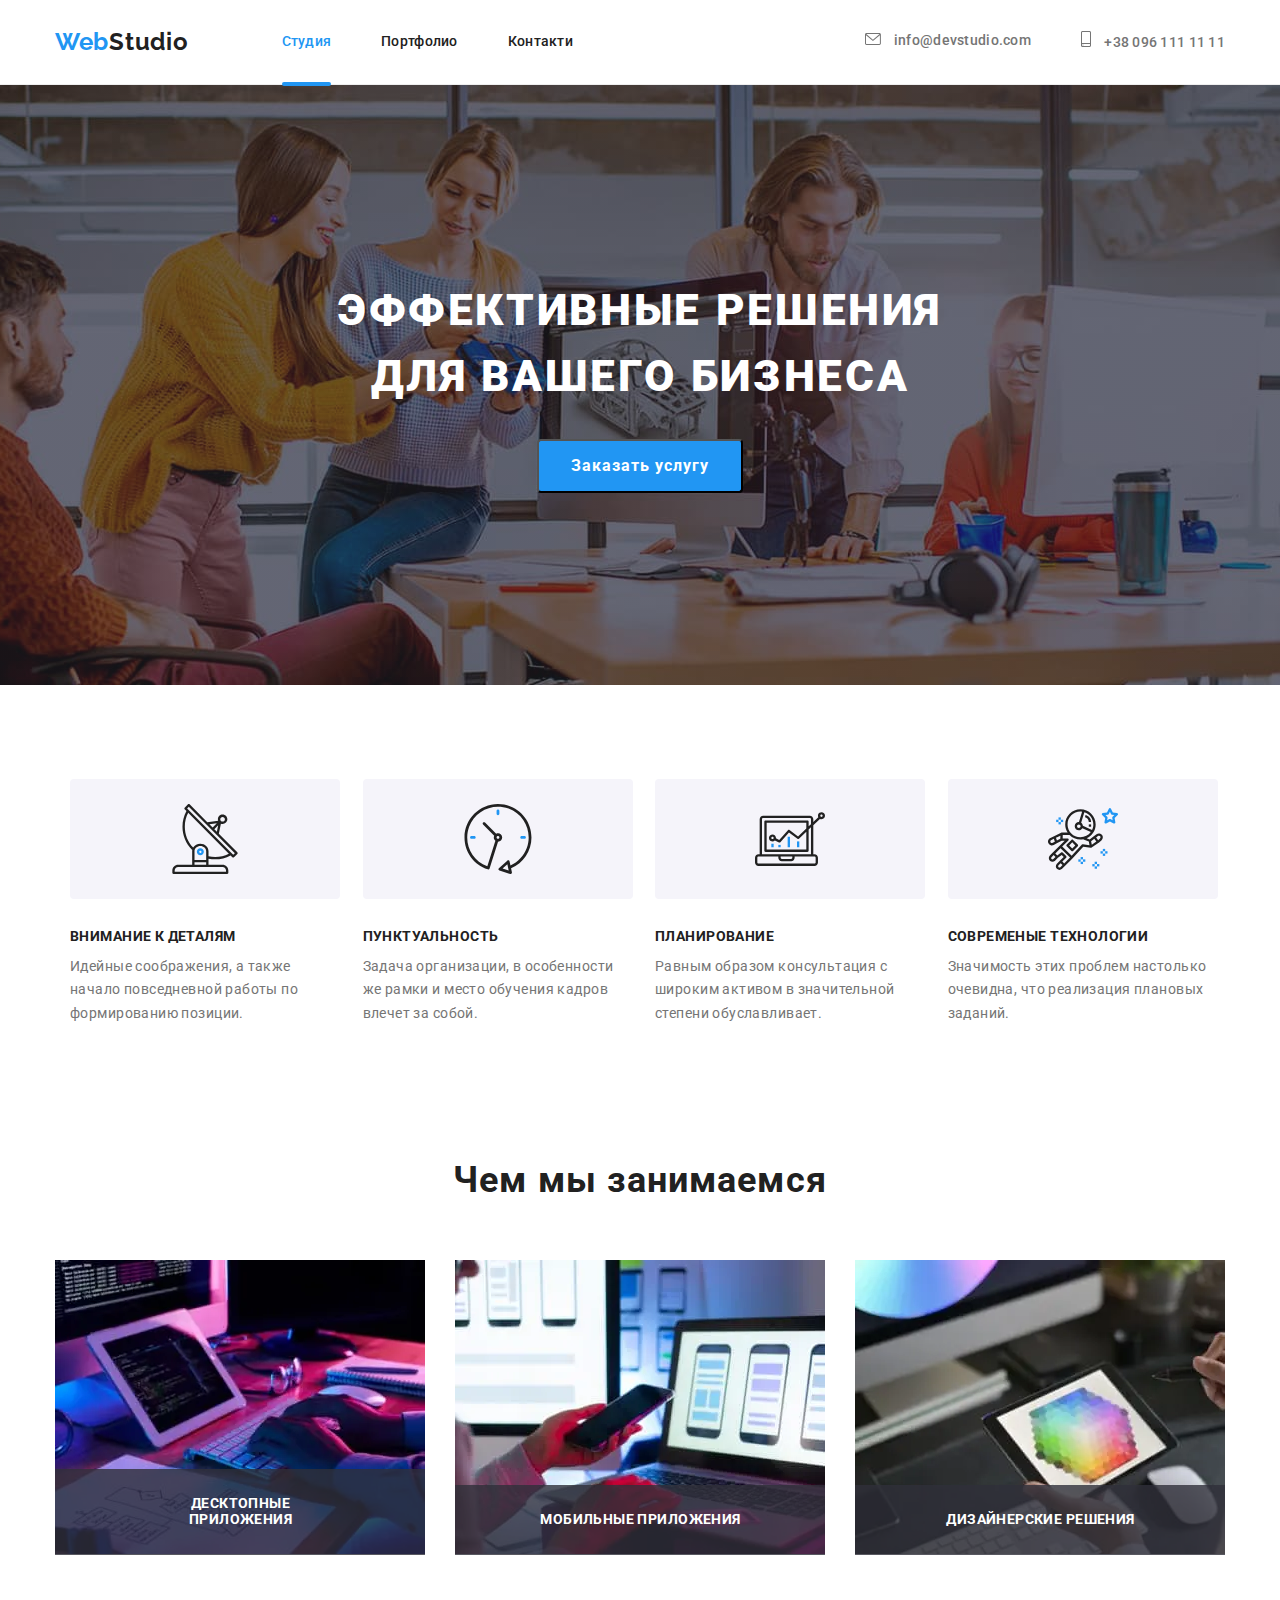
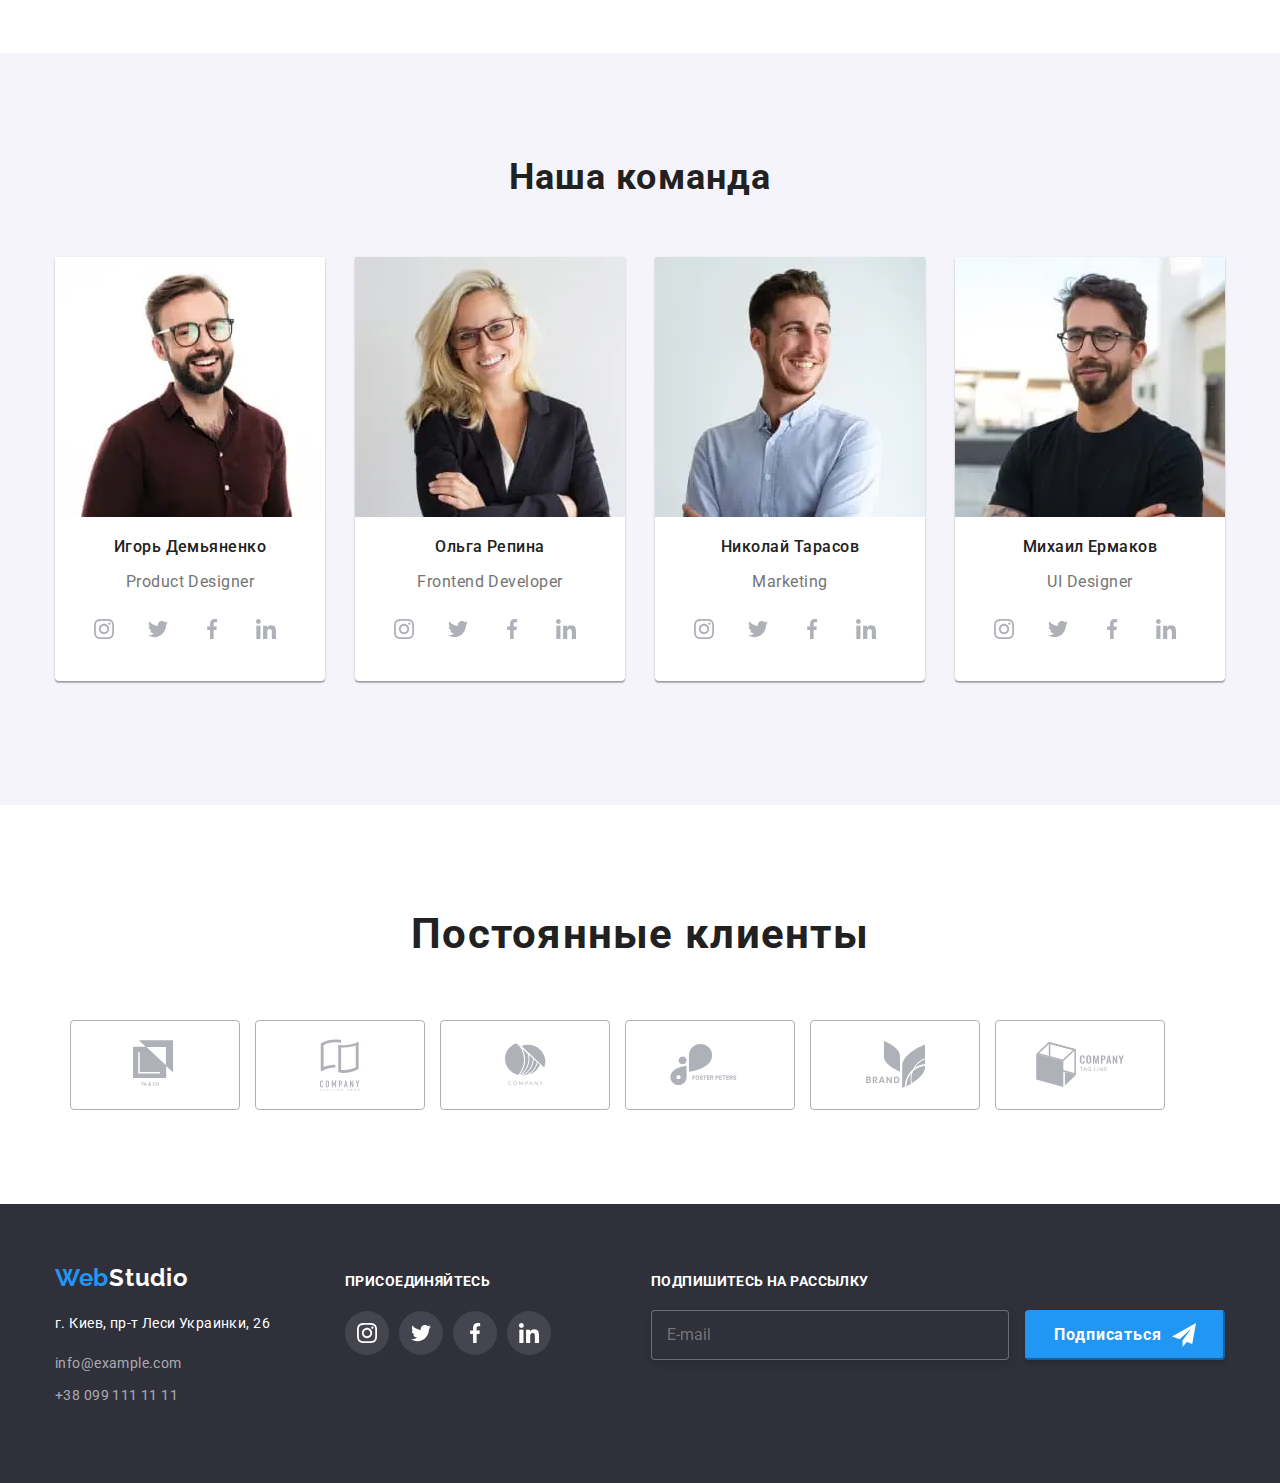
<file: index.html>
<!DOCTYPE html>
<html lang="ru">
<head>
    <meta charset="UTF-8">
    <meta name="viewport" content="width=device-width, initial-scale=1.0">
    <title>Студия</title>
    <link rel="preconnect" href="https://fonts.gstatic.com">
    <link href="https://fonts.googleapis.com/css2?family=Raleway:wght@700&family=Roboto:wght@400;500;700;900&display=swap" rel="stylesheet">
    <link rel="stylesheet" href="https://cdnjs.cloudflare.com/ajax/libs/modern-normalize/1.0.0/modern-normalize.min.css">
    <link rel="stylesheet" href="./css/main.css">
</head>
<body>

   
    
    <header class="page-header">
        <div class="container header">
        <nav class="nav-header">
            <div class="header-logo">
        <a class="logo" href="#">
            <span class="logo-web">Web</span><span class="logo-studio">Studio</span></a>
        </div>           
          
        <ul class="site-nav link">
            <li class="site-studio"><a href="#" class="current menu">Студия</a></li>
            <li class="site-studio"><a href="./portfolio.html" class="menu">Портфолио</a></li>
            <li class="site-studio"><a href="./contact.html" class="menu">Контакти</a></li>
        </ul>
        </nav>

        <ul class="contact list link">
            <li class="contact-mail">
                <a class="nav-contacts" href="mailto:info@devstudio.com">
                    <svg class="svg-mail">
                        <use href="./images/sprite.svg#icon-envelope"></use>
                    </svg>
                    info@devstudio.com</a>
            </li>
            <li class="contact-mail">
                <a class="nav-contacts" href="tel:+380961111111">
                    <svg class="svg-tel">
                        <use href="./images/sprite.svg#icon-smartphone"></use>
                    </svg>
                    +38 096 111 11 11</a>
            </li>
        </ul>
        <button 
            type="button" 
            class="menu-button is-open"
            aria-expanded="false"
            data-menu-button>
                <svg
                 width="24" 
                 height="16"
                 aria-label="Переключатель мобильного меню"
                >
                    <use class="icon-cross" href="./images/sprite.svg#cross"></use>
                    <use class="icon-menu" href="./images/sprite.svg#menu"></use>
                </svg>
            </button>
            <div class="menu-container" data-menu>
    
             
            <nav class="header-menu">
                <ul class="menu-navigation link">
                    <li class="menu-navigation">
                        <a class="link-navigation current" href="">Студия</a></li>
                    <li class="menu-navigation">
                        <a class="link-navigation" href="./portfolio.html">Портфолио</a></li>
                    <li class="menu-navigation">
                        <a class="link-navigation" href="">Контакти</a></li>
                </ul>
            </nav>

            <div>
                <ul class="menu-contacts link">
                    <li class="menu-contacts-item">
                        <a class="contacts-phone" href="tel:+380961111111">
                            <span >+38 096 111 11 11</span>
                        </a>
                    </li>
                    
                    <li class="menu-contacts">
                        <a class="contacts-mail" href="mailto:info@devstudio.com">
                            <span>info@devstudio.com</span>
                        </a>
                    </li>
                </ul>

                <ul class="menu-social link">
                    <li class="social-item">
                        <a class="social-link" href="#">
                            <span class="social-text">Instagram</span>
                        </a>
                        <span class="menu-line">|</span>
                    </li>
                    
                    <li class="social-item">
                        <a class="social-link" href="#">
                            <span class="social-text">Twitter</span>
                        </a>
                        <span class="menu-line">|</span>
                    </li>
                    <li class="social-item">
                        <a class="social-link" href="#">
                            <span class="social-text">Facebook</span>
                        </a>
                        <span class="social-item">|</span>
                    </li>
                    
                    <li class="social-item">
                        <a class="social-link" href="#">
                            <span class="social-text">LinkedIn</span>
                        </a>
                    </li>
                </ul>
            </div>
            </div> 

        </div>
    </header>
<main>

    
    
    <section class="hero">
        <div class="hero-text"></div>
        <h1 class="hero-tittle">Эффективные решения<br> для вашего бизнеса</h1>
        <button class="hero-button" type="button" data-modal-open>Заказать услугу</button>
    </section>


    <section class="features">
    <div class="container">
        <h2 class="feature-tittle visually-hidden">Наши преимущества</h2>
        <ul class="feature link">
            <li class="feature-caption item">

                <div class="icon-features">
                    <svg class="icon">
                        <use class="mini-icon" href="./images/sprite.svg#icon-antenna"></use>
                    </svg>
                </div>

                <h3 class="features-subject">ВНИМАНИЕ К ДЕТАЛЯМ</h3>
                <p class="feature-text">Идейные соображения, а также начало повседневной работы по формированию позиции.
                </p>
            </li>

            <li class="feature-caption item">

                <div class="icon-features">
                    <svg class="icon">
                        <use class="mini-icon" href="./images/sprite.svg#icon-clock"></use>
                    </svg>
                </div>

                <h3 class="features-subject">ПУНКТУАЛЬНОСТЬ</h3>
                <p class="feature-text">Задача организации, в особенности же рамки и место обучения кадров влечет за
                    собой.</p>
            </li>

            <li class="feature-caption item">

                <div class="icon-features">
                    <svg class="icon">
                        <use class="mini-icon" href="./images/sprite.svg#icon-diagram"></use>
                    </svg>
                </div>


                <h3 class="features-subject">ПЛАНИРОВАНИЕ</h3>
                <p class="feature-text">Равным образом консультация с широким активом в значительной степени
                    обуславливает.</p>
            </li>

            <li class="feature-caption item">

                <div class="icon-features">
                    <svg class="icon">
                        <use class="mini-icon" href="./images/sprite.svg#icon-astronaut"></use>
                    </svg>
                </div>


                <h3 class="features-subject">СОВРЕМЕНЫЕ ТЕХНОЛОГИИ</h3>
                <p class="feature-text">Значимость этих проблем настолько очевидна, что реализация плановых заданий.</p>
            </li>
        </ul>
    </div>
</section>

   

   
<section class="section-work list">
    <div class="container">
        <h2 class="section-tittle">Чем мы занимаемся</h2>
        <ul class="work-list link">
            
            <li class="work-link">
                <div class="offer">
                    <p class="text-work">Десктопные приложения</p>
                </div>
                <picture>
                    <source type="image/webp" srcset="./photo/webp/studio/desktopwwd1.webp 1x, ./photo/webp/studio/desktopwwd1@2x.webp 2x, ./photo/webp/studio/desktopwwd1@3x.webp 3x" />
                    <source srcset="./photo/img/studio/desktopwwd1.jpg 1x, ./photo/img/studio/desktopwwd1@2x.jpg 2x, ./photo/img/studio/desktopwwd1@3x.jpg 3x" />
                    <img src="./photo/base/ourwork/bo1x.jpg" alt="����� ����">
                </picture>
            </li>
            <li class="work-link">
                <div class="offer">
                    <p class="text-work">Мобильные приложения</p>
                </div>
                <picture>
                    <source type="image/webp" srcset="./photo/webp/studio/desktopwwd2.webp 1x, ./photo/webp/studio/desktopwwd2@2x.webp 2x, ./photo/webp/studio/desktopwwd2@3x.webp 3x" />
                    <source srcset="./photo/img/studio/desktopwwd2.jpg 1x, ./photo/img/studio/desktopwwd2@2x.jpg 2x, ./photo/img/studio/desktopwwd2@3x.jpg 3x" />
                    <img src="./photo/base/ourwork/bo2x.jpg" alt="����������� �������">
                </picture>
            </li>
            <li class="work-link">
                <div class="offer">
                    <p class="text-work">Дизайнерские решения</p>
                </div>
                <picture>
                    <source type="image/webp" srcset="./photo/webp/studio/desktopwwd3.webp 1x, ./photo/webp/studio/desktopwwd3@2x.webp 2x, ./photo/webp/studio/desktopwwd3@3x.webp 3x" />
                    <source srcset="./photo/img/studio/desktopwwd3.jpg 1x, ./photo/img/studio/desktopwwd3@2x.jpg 2x, ./photo/img/studio/desktopwwd3@3x.jpg 3x" />
                    <img src="./photo/base/ourwork/bo3x.jpg" alt="����������� �������">
                </picture>
            </li>
        </ul>
    </div>
</section>

   
    
    <section class="comands">
        <div class="container">
        <h2 class="section-tittle">Наша команда</h2>
        <ul class="section-works">
        <li class="section-comand">
            <picture>
                <source srcset="./photo/webp/studio/mobileteam1.webp 1x, ./photo/webp/studio/mobileteam1@2x.webp 2x, ./photo/webp/studio/mobileteam1@3x.webp 3x" type="image/webp" media="(max-width: 767px) " />
                <source srcset="./photo/webp/studio/tableteam1.webp 1x, ./photo/webp/studio/tableteam1@2x.webp 2x, ./photo/webp/studio/tableteam1@3x.webp 3x" type="image/webp" media="(max-width:1199px) " />
                <source srcset="./photo/webp/studio/desktopteam1.webp 1x, ./photo/webp/studio/desktopteam1@2x.webp 2x, ./photo/webp/studio/desktopteam1@3x.webp 3x" type="image/webp" media="(min-width: 1200px) " />
                <source srcset="./photo/img/studio/mobileteam1.jpg 1x, ./photo/img/studio/mobileteam1@2x.jpg 2x, ./photo/img/studio/mobileteam1@3x.jpg 3x" media="(max-width: 767px) " />
                <source srcset="./photo/img/studio/tableteam1.jpg 1x, ./photo/img/studio/tableteam1@2x.jpg 2x, ./photo/img/studio/tableteam1@3x.jpg 3x" media="(max-width:1199px) " />
                <source srcset="./photo/img/studio/desktopteam1.jpg 1x, ./photo/img/studio/desktopteam1@2x.jpg 2x, ./photo/img/studio/desktopteam1@3x.jpg 3x" media="(min-width: 1200px) " />
                <img class="card__img " src="./photo/base/team/img1.jpg " alt="������� ��������� ">
            </picture>
            <div class="worker">
            <h3 class="section-subject">Игорь Демьяненко</h3>
            <p class="section-post">Product Designer</p>
            <ul class="comand-social">
                <li class="comand-item link">
                    <a class="comand-link" href="#">
                        <svg class="comand-icon">
                            <use href="./images/sprite.svg#icon-instagram"></use>
                        </svg>
                    </a>
                </li>
                
                <li class="comand-item link">
                    <a class="comand-link" href="">
                        <svg class="comand-icon">
                            <use href="./images/sprite.svg#icon-twitter"></use>
                        </svg>
                    </a>
                </li>

                <li class="comand-item link">
                    <a class="comand-link" href="">
                        <svg class="comand-icon">
                            <use href="./images/sprite.svg#icon-facebook"></use>
                        </svg>
                    </a>
                </li>

                <li class="comand-item link">
                    <a class="comand-link" href="">
                        <svg class="comand-icon">
                            <use href="./images/sprite.svg#icon-linkedin"></use>
                        </svg>
                    </a>
                </li>
               
            </ul>
            </div>
        </li>
        <li class="section-comand">
            <picture>
                <source srcset="./photo/webp/studio/mobileteam2.webp 1x, ./photo/webp/studio/mobileteam2@2x.webp 2x, ./photo/webp/studio/mobileteam2@3x.webp 3x" type="image/webp" media="(max-width: 767px) " />
                <source srcset="./photo/webp/studio/tableteam2.webp 1x, ./photo/webp/studio/tableteam2@2x.webp 2x, ./photo/webp/studio/tableteam2@3x.webp 3x" type="image/webp" media="(max-width:1199px) " />
                <source srcset="./photo/webp/studio/desktopteam2.webp 1x, ./photo/webp/studio/desktopteam2@2x.webp 2x, ./photo/webp/studio/desktopteam2@3x.webp 3x" type="image/webp" type="image/webp" media="(min-width: 1200px) " />
                <source srcset="./photo/img/studio/mobileteam2.jpg 1x, ./photo/img/studio/mobileteam2@2x.jpg 2x, ./photo/img/studio/mobileteam2@3x.jpg 3x" media="(max-width: 767px) " />
                <source srcset="./photo/img/studio/tableteam2.jpg 1x, ./photo/img/studio/tableteam2@2x.jpg 2x, ./photo/img/studio/tableteam2@3x.jpg 3x" media="(max-width:1199px) " />
                <source srcset="./photo/img/studio/desktopteam2.jpg 1x, ./photo/img/studio/desktopteam2@2x.jpg 2x, ./photo/img/studio/desktopteam2@3x.jpg 3x" media="(min-width: 1200px) " />
                <img class="card__img " src="./photo/base/team/img1.jpg " alt="������� ��������� ">
            </picture>
            <div class="worker">
            <h3 class="section-subject">Ольга Репина</h3>
            <p class="section-post">Frontend Developer</p>
            <ul class="comand-social">
                <li class="comand-item link">
                    <a class="comand-link" href="">
                        <svg class="comand-icon">
                            <use href="./images/sprite.svg#icon-instagram"></use>
                        </svg>
                    </a>
                </li>
            
                <li class="comand-item link">
                    <a class="comand-link" href="">
                        <svg class="comand-icon">
                            <use href="./images/sprite.svg#icon-twitter"></use>
                        </svg>
                    </a>
                </li>
            
                <li class="comand-item link">
                    <a class="comand-link" href="">
                        <svg class="comand-icon">
                            <use href="./images/sprite.svg#icon-facebook"></use>
                        </svg>
                    </a>
                </li>
            
                <li class="comand-item link">
                    <a class="comand-link" href="">
                        <svg class="comand-icon">
                            <use href="./images/sprite.svg#icon-linkedin"></use>
                        </svg>
                    </a>
                </li>
            
            </ul>
            
            </div>
        </li>
        <li class="section-comand">
            <picture>
                <source type="image/webp" srcset="./photo/webp/studio/mobileteam3.webp 1x, ./photo/webp/studio/mobileteam3@2x.webp 2x, ./photo/webp/studio/mobileteam3@3x.webp 3x" media="(max-width: 767px) " />
                <source type="image/webp" srcset="./photo/webp/studio/tableteam3.webp 1x, ./photo/webp/studio/tableteam3@2x.webp 2x, ./photo/webp/studio/tableteam3@3x.webp 3x " media="(max-width:1199px) " />
                <source type="image/webp" srcset="./photo/webp/studio/desktopteam3.webp 1x, ./photo/webp/studio/desktopteam3@2x.webp 2x, ./photo/webp/studio/desktopteam3@3x.webp 3x" type="image/webp" media="(min-width: 1200px) " />
                <source srcset="./photo/img/studio/mobileteam3.jpg 1x, ./photo/img/studio/mobileteam3@2x.jpg 2x, ./photo/img/studio/mobileteam3@3x.jpg 3x" media="(max-width: 767px) " />
                <source srcset="./photo/img/studio/tableteam3.jpg 1x, ./photo/img/studio/tableteam3@2x.jpg 2x, ./photo/img/studio/tableteam3@3x.jpg 3x" media="(max-width:1199px) " />
                <source srcset="./photo/img/studio/desktopteam3.jpg 1x, ./photo/img/studio/desktopteam3@2x.jpg 2x, ./photo/img/studio/desktopteam3@3x.jpg 3x" media="(min-width: 1200px) " />
                <img class="card__img " src="./photo/base/team/img2.jpg " alt="������� ��������� ">
            </picture>
            <div class="worker">
            <h3 class="section-subject">Николай Тарасов</h3>
            <p class="section-post">Marketing</p>
            <ul class="comand-social">
                <li class="comand-item link">
                    <a class="comand-link" href="">
                        <svg class="comand-icon">
                            <use href="./images/sprite.svg#icon-instagram"></use>
                        </svg>
                    </a>
                </li>
            
                <li class="comand-item link">
                    <a class="comand-link" href="">
                        <svg class="comand-icon">
                            <use href="./images/sprite.svg#icon-twitter"></use>
                        </svg>
                    </a>
                </li>
            
                <li class="comand-item link">
                    <a class="comand-link" href="">
                        <svg class="comand-icon">
                            <use href="./images/sprite.svg#icon-facebook"></use>
                        </svg>
                    </a>
                </li>
            
                <li class="comand-item link">
                    <a class="comand-link" href="">
                        <svg class="comand-icon">
                            <use href="./images/sprite.svg#icon-linkedin"></use>
                        </svg>
                    </a>
                </li>
            
            </ul>
            </div>
        </li>
        <li class="section-comand">
            <picture>
                <source srcset="./photo/webp/studio/mobileteam4.webp 1x, ./photo/webp/studio/mobileteam4@2x.webp 2x, ./photo/webp/studio/mobileteam4@3x.webp 3x" type="image/webp" media="(max-width: 767px) " />
                <source srcset="./photo/webp/studio/tableteam4.webp 1x, ./photo/webp/studio/tableteam4@2x.webp 2x, ./photo/webp/studio/tableteam4@3x.webp 3x" type="image/webp" media="(max-width:1199px) " />
                <source srcset="./photo/webp/studio/desktopteam4.webp 1x, ./photo/webp/studio/desktopteam4@2x.webp 2x, ./photo/webp/studio/desktopteam4@3x.webp 3x" type="image/webp" media="(min-width: 1200px) " />
                <source srcset="./photo/img/studio/mobileteam4.jpg 1x, ./photo/img/studio/mobileteam4@2x.jpg 2x, ./photo/img/studio/mobileteam4@3x.jpg 3x" media="(max-width: 767px) " />
                <source srcset="./photo/img/studio/tableteam4.jpg 1x, ./photo/img/studio/tableteam4@2x.jpg 2x, ./photo/img/studio/tableteam4@3x.jpg 3x" media="(max-width:1199px) " />
                <source srcset="./photo/img/studio/desktopteam4.jpg 1x, ./photo/img/studio/desktopteam4@2x.jpg 2x, ./photo/img/studio/desktopteam4@3x.jpg 3x" media="(min-width: 1200px) " />
                <img class="card__img " src="./photo/base/team/img3.jpg " alt="������� ��������� ">
            </picture>
            <div class="worker">
            <h3 class="section-subject">Михаил Ермаков</h3>
            <p class="section-post">UI Designer</p>
            <ul class="comand-social">
                <li class="comand-item link">
                    <a class="comand-link" href="">
                        <svg class="comand-icon">
                            <use href="./images/sprite.svg#icon-instagram"></use>
                        </svg>
                    </a>
                </li>
            
                <li class="comand-item link">
                    <a class="comand-link" href="">
                        <svg class="comand-icon">
                            <use href="./images/sprite.svg#icon-twitter"></use>
                        </svg>
                    </a>
                </li>
            
                <li class="comand-item link">
                    <a class="comand-link" href="">
                        <svg class="comand-icon">
                            <use href="./images/sprite.svg#icon-facebook"></use>
                        </svg>
                    </a>
                </li>
            
                <li class="comand-item link">
                    <a class="comand-link" href="">
                        <svg class="comand-icon">
                            <use href="./images/sprite.svg#icon-linkedin"></use>
                        </svg>
                    </a>
                </li>
            
            </ul>
            </div>
        </li>
        </ul>
        </div>
        </section>

       
    
        <section class="section-client">
            <div class="container">
            <h3 class="regular-customers">Постоянные клиенты</h3>
            <ul class="work-list link">
                <li class="logotype-link">
                    <a class="link-client" href="#">
                        <svg class="logo-one">
                            <use href="./images/sprite.svg#icon-logo-one"></use>
                        </svg>
                    </a>
                </li>
                <li class="logotype-link">
                    <a class="link-client" href="#">
                        <svg class="logo-two">
                            <use href="./images/sprite.svg#icon-logo-two"></use>
                        </svg>
                    </a>
                </li>
                <li class="logotype-link">
                    <a class="link-client" href="#">
                        <svg class="logo-three">
                            <use href="./images/sprite.svg#icon-logo-three"></use>
                        </svg>
                    </a>
                </li>
                <li class="logotype-link">
                    <a class="link-client" href="#">
                        <svg class="logo-four">
                            <use href="./images/sprite.svg#icon-logo-four"></use>
                        </svg>
                    </a>
                </li>
                <li class="logotype-link">
                    <a class="link-client" href="#">
                        <svg class="logo-five">
                            <use href="./images/sprite.svg#icon-logo-five"></use>
                        </svg>
                    </a>
                </li>
                <li class="logotype-link">
                    <a class="link-client" href="#">
                        <svg class="logo-six">
                            <use href="./images/sprite.svg#icon-logo-six"></use>
                        </svg>
                    </a>
                </li>
            </ul>
            </div>
        </section>
</main>
   
    
    <footer>
        <div class="container footer">
            <div class="footer-item">
                <div class="footer-logo">
                    <a class="logo-link" href="#">
                        <span class="logo-web">Web</span><span class="logo">Studio</span></a>
    
                    <address class="address">
                       г. Киев, пр-т Леси Украинки, 26
                    </address>
    
                    <ul class="contact-item">
                        <li class="contact-link"><a class="contact-mailto"
                                href="mailto:info@example.com">info@example.com</a>
                        </li>
                        <li class="contact-link tel"><a class="contact-tel" href="tel:+380991111111">+38 099 111 11 11</a> </li>
                    </ul>
                </div>
    
                <div class="footer-social">
                    <p class="footer-text">ПРИСОЕДИНЯЙТЕСЬ</p>
    
                    <ul class="comand-social footer">
                        <li class="comand-item link">
                            <a class="comand-link footer" href="">
                                <svg class="comand-icon">
                                    <use href="./images/sprite.svg#icon-instagram"></use>
                                </svg>
                            </a>
                        </li>
    
                        <li class="comand-item link">
                            <a class="comand-link footer" href="">
                                <svg class="comand-icon">
                                    <use href="./images/sprite.svg#icon-twitter"></use>
                                </svg>
                            </a>
                        </li>
    
                        <li class="comand-item link">
                            <a class="comand-link footer" href="">
                                <svg class="comand-icon">
                                    <use href="./images/sprite.svg#icon-facebook"></use>
                                </svg>
                            </a>
                        </li>
    
                        <li class="comand-item link">
                            <a class="comand-link footer" href="">
                                <svg class="comand-icon">
                                    <use href="./images/sprite.svg#icon-linkedin"></use>
                                </svg>
                            </a>
                        </li>
    
                    </ul>
                </div>

                <div class="subscribe">
                    <p class="tex-subscribe">Подпишитесь на рассылку</p>
                    <label for="mail" class="form-label pos">
                    <input class="input-subscribe" type="mail" name="mail" id="mail" placeholder="E-mail"/>
                <button class="subscribe-btn " aria-label="subscribe"> 
                    <div class="subscribe-btn__label "> 
                        <span class="subscribe-btn__title " >Подписаться</span>
                        <svg class="subscribe-btn__svg " width="24px " height="24px ">
                        <use href="./images/sprite.svg#icon-telegram"></use></svg>
                    </div>
                </button>
                </div>
        </div>
    </footer>
    
    <div class="backdrop is-hidden" data-modal>
        <div class="modal">
            <button class="modal-button" data-modal-close><div class="closed">&#10006;</div></button>
            

            <div class=""></div>
            <form class="form-modal">
            <p class="text-modal">Оставьте свои данные, мы вам перезвоним</p>

            
                <label for="name" class="form-label use">
                    <span class="name-modal">Имя</span>
                <div class="cont">
                        <input class="form-input" type="name" name="name" id="name" />
                        <svg class="input-image">
                            <use href="./images/sprite.svg#icon-men"></use>
                        </svg>
                </div>
                </label>
                
            
                <label for="tel" class="form-label use">
                    <span class="name-modal">Телефон</span>    
                <div class="cont">
                <input class="form-input" type="tel" name="tel" id="tel" />
                <svg class="input-image">
                    <use href="./images/sprite.svg#icon-phone"></use>
                </svg>
                </div>
                </label>

            
                <label for="mail" class="form-label use">
                    <span class="name-modal">Почта</span> 
                <div class="cont">
                   <input class="form-input" type="mail" name="mail" id="mail" />
                    <svg class="input-image">
                        <use href="./images/sprite.svg#icon-envel"></use>
                    </svg>
                </div>
                </label>

           
                <label for="comment">
                    <span class="name-modal">Комментарий</span>
                </label>
                <textarea class="textarea" name="comment" id="comment" rows="3" placeholder="Введите текст"></textarea>
          
            
          
            
                <div class="chekbox">
                    <label for="text" class="chek-mark">
                    <input class="form-checkbox visually-hidden"
                     class="form-input"
                      type="checkbox" 
                      name="" 
                      value="text"
                       id="text"/>
                    <svg class="vector">
                        <use href="./images/sprite.svg#icon-vector"></use>
                    </svg>
                    <span class="modal-form">
                         Соглашаюсь с рассылкой и принимаю
                        <a class="agreement">Условия договора</a>
                    </span>
                       
                        
                    </label>                  
                    </div>
           
            <div class="buttom">
            <button class="button-send" type="submit">
                <span class="send">Отправить</span></button>
            </form>
            </div>
            
      
        
    </div>
    </div>
    
    <script src="./js/modal.js"></script>
    <script src="./js/menu.js"></script>
   
</body>
</html>
</file>
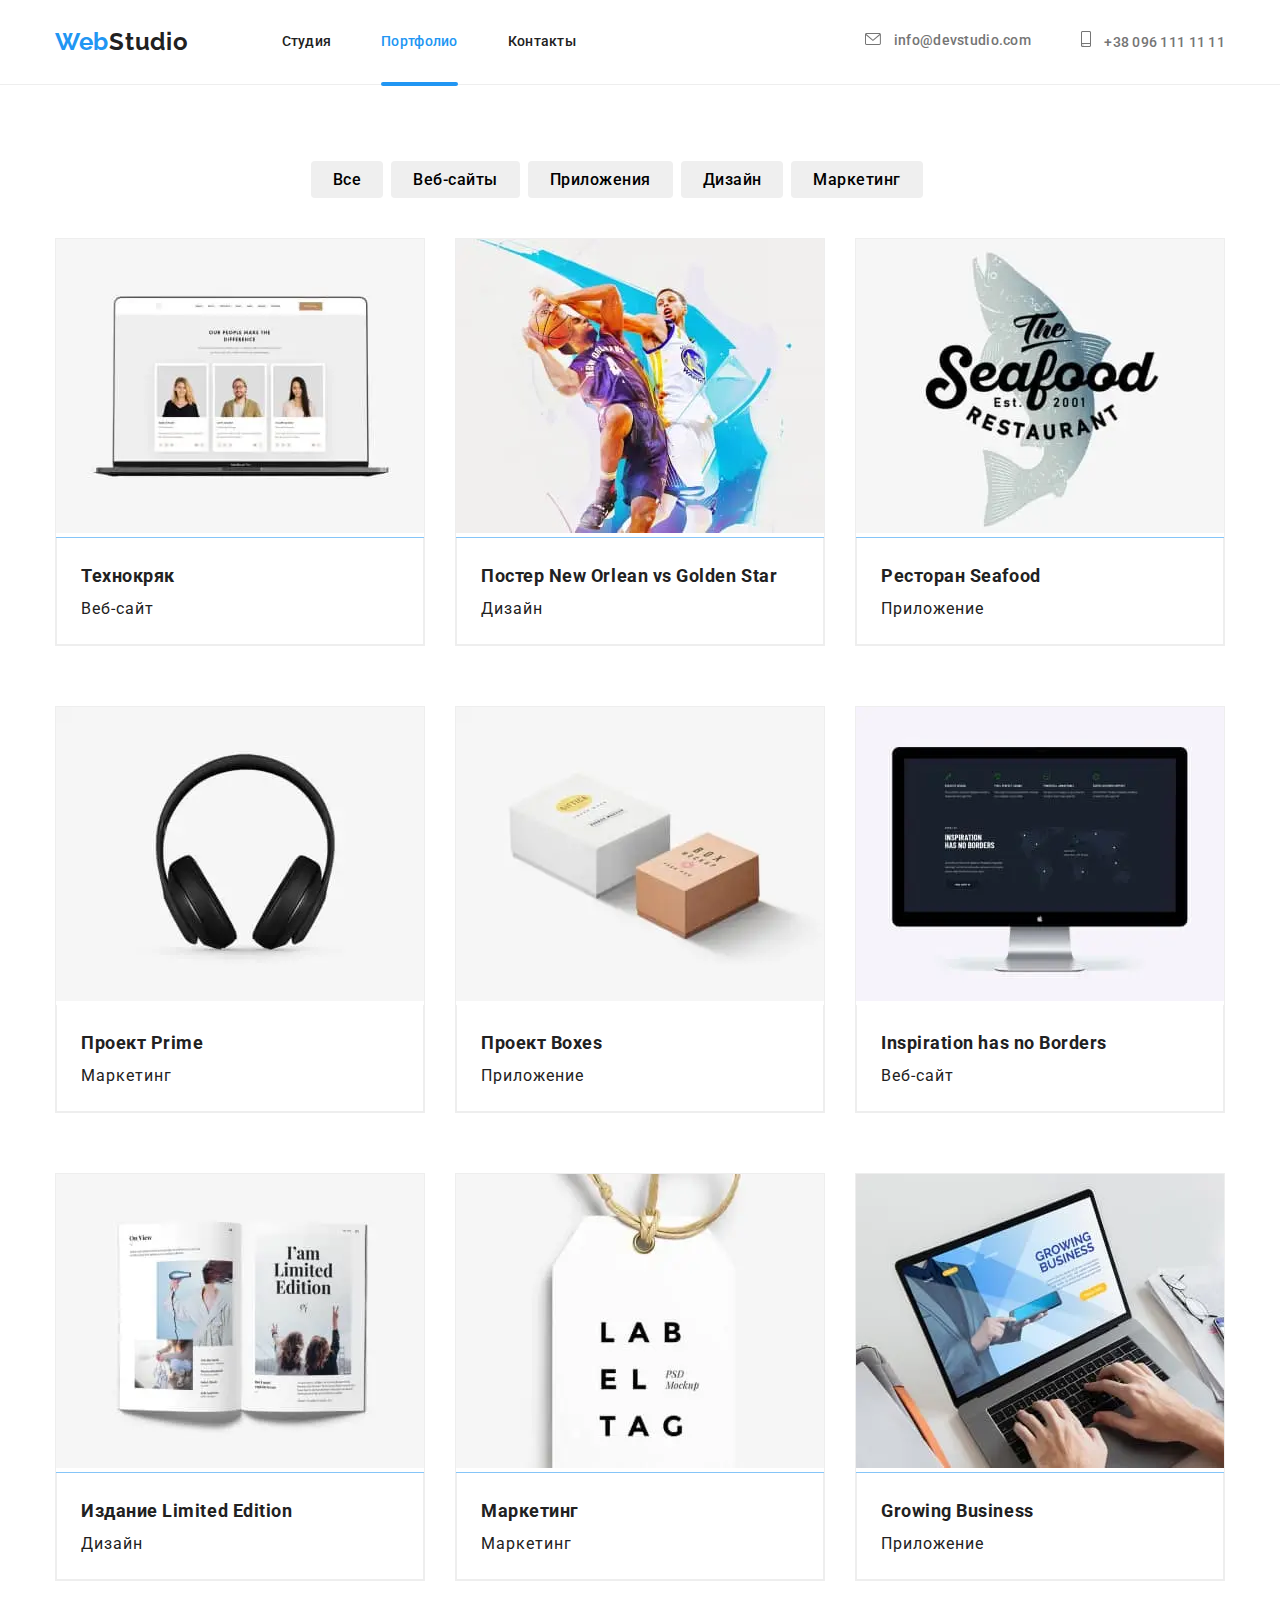
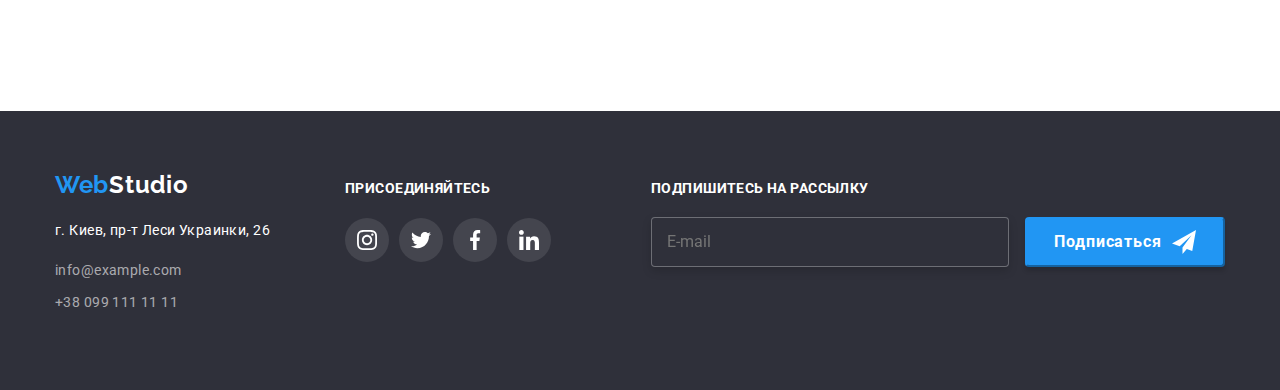
<file: portfolio.html>
<!DOCTYPE html>
<html lang="ru">

<head>
    <meta charset="UTF-8">
    <meta name="viewport" content="width=device-width, initial-scale=1.0">
    <title>Портфолио</title>
    <link rel="preconnect" href="https://fonts.gstatic.com">
    <link href="https://fonts.googleapis.com/css2?family=Raleway:wght@700&family=Roboto:wght@400;500;700;900&display=swap" rel="stylesheet">
    <link rel="stylesheet" href="https://cdnjs.cloudflare.com/ajax/libs/modern-normalize/1.0.0/modern-normalize.min.css">
    <link rel="stylesheet" href="./css/main.css">
    <link rel="stylesheet" href="./css/portfolio.css">
    
</head>

<body>

    
    
    <header class="page-header">
        <div class="container header">
        <nav class="nav-header">
            <div class="header-logo">
        <a href="#">
                <span class="logo-web">Web</span><span class="logo-studio">Studio</span></a>
                <button 
                type="button" 
                class="menu-button is-open"
                aria-expanded="false"
                data-menu-button>
                    <svg
                     width="24" 
                     height="16"
                     aria-label="Переключатель мобильного меню"
                    >
                        <use class="icon-cross" href="./images/sprite.svg#cross"></use>
                        <use class="icon-menu" href="./images/sprite.svg#menu"></use>
                    </svg>
                </button>
                <div class="menu-container" data-menu>
        
                 
                    <nav class="header-menu">
                        <ul class="menu-navigation link">
                            <li class="menu-navigation">
                                <a class="link-navigation" href="./index.html">Студия</a></li>
                            <li class="menu-navigation">
                                <a class="link-navigation current" href="./portfolio.html">Портфолио</a></li>
                            <li class="menu-navigation">
                                <a class="link-navigation" href="">Контакты</a></li>
                        </ul>
                    </nav>
        
                    <div>
                        <ul class="menu-contacts link">
                            <li class="menu-contacts-item">
                                <a class="contacts-phone" href="tel:+380961111111">
                                    <span >+38 096 111 11 11</span>
                                </a>
                            </li>
                            
                            <li class="menu-contacts">
                                <a class="contacts-mail" href="mailto:info@devstudio.com">
                                    <span>info@devstudio.com</span>
                                </a>
                            </li>
                        </ul>
        
                        <ul class="menu-social link">
                            <li class="social-item">
                                <a class="social-link" href="#">
                                    <span class="social-text">Instagram</span>
                                </a>
                                <span class="menu-line">|</span>
                            </li>
                            
                            <li class="social-item">
                                <a class="social-link" href="#">
                                    <span class="social-text">Twitter</span>
                                </a>
                                <span class="menu-line">|</span>
                            </li>
                            <li class="social-item">
                                <a class="social-link" href="#">
                                    <span class="social-text">Facebook</span>
                                </a>
                                <span class="social-item">|</span>
                            </li>
                            
                            <li class="social-item">
                                <a class="social-link" href="#">
                                    <span class="social-text">LinkedIn</span>
                                </a>
                            </li>
                        </ul>
                    </div>
                </div> 
            </div>            
        

            <ul class="site-nav link">
                <li class="site-studio"><a href="./index.html" class="menu">Студия</a></li>
                <li class="site-portfolio site-studio"><a href="#" class="menu current">Портфолио</a></li>
                <li class="site-studio"><a href="#" class="menu">Контакты</a></li>
            </ul>
        </nav>

        <ul class="contact list link">
            <li class="contact-mail">
                <a class="nav-contacts" href="mailto:info@devstudio.com">
                    <svg class="svg-mail">
                        <use href="./images/sprite.svg#icon-envelope"></use>
                    </svg>
                    info@devstudio.com</a>
            </li>
            <li class="contact-mail">
                <a class="nav-contacts" href="tel:+380961111111">
                    <svg class="svg-tel">
                        <use href="./images/sprite.svg#icon-smartphone"></use>
                    </svg>
                    +38 096 111 11 11</a>
            </li>
        </ul>
        </div>
       
    </header>


    
    
    <main>
    <section class="section-portfolio">
    <div class="container-button">
    <h1 class="visually-hidden">Портфолио</h1>
    <h2 class="visually-hidden">Фильтр</h2>
    <div class="portfolio-buttons">
    <ul class="buttons">
        <li class="button-type"><button class="button-link" type="button">Все</button></li>
        <li class="button-type"><button class="button-link" type="button">Веб-сайты</button></li>
        <li class="button-type"><button class="button-link" type="button">Приложения</button></li>
        <li class="button-type"><button class="button-link" type="button">Дизайн</button></li>
        <li class="button-type"><button class="button-link" type="button">Маркетинг</button></li>
    </ul>
    </div>
    </div>

    
    
    <h2 class="visually-hidden">Приклади работ</h2>
    <div class="container link">
        <div class="content-portfolio">
        <ul class="content link list">

        <li class="content-cards">
        <a href="#" class="link-content">
            
        <div class="description"> 
            <picture>
                <source srcset="./photo/webp/portfolio/mobileprt1.webp 1x, ./photo/webp/portfolio/mobileprt1@2x.webp 2x, ./photo/webp/portfolio/mobileprt1@3x.webp 3x" type="image/webp" media="(max-width: 767px) " />
                <source srcset="./photo/webp/portfolio/tabletprt1.webp 1x, ./photo/webp/portfolio/tabletprt1@2x.webp 2x, ./photo/webp/portfolio/tabletprt1@3x.webp 3x" type="image/webp" media="(max-width:1199px) " />
                <source srcset="./photo/webp/portfolio/desktopprt1.webp 1x, ./photo/webp/portfolio/desktopprt1@2x.webp 2x, ./photo/webp/portfolio/desktopprt1@3x.webp 3x" type="image/webp" media="(min-width: 1200px) " />
                <source srcset="./photo/img/portfolio/mobileprt1.jpg 1x, ./photo/img/portfolio/mobileprt1@2x.jpg 2x, ./photo/img/portfolio/mobileprt1@3x.jpg 3x" media="(max-width: 767px) " />
                <source srcset="./photo/img/portfolio/tabletprt1.jpg 1x, ./photo/img/portfolio/tabletprt1@2x.jpg 2x, ./photo/img/portfolio/tabletprt1@3x.jpg 3x" media="(max-width:1199px) " />
                <source srcset="./photo/img/portfolio/desktopprt1.jpg 1x, ./photo/img/portfolio/desktopprt1@2x.jpg 2x, ./photo/img/portfolio/desktopprt1@3x.jpg 3x" media="(min-width: 1200px) " />
                <img class="card__img " src="./photo/base/portfolio/website.jpg " alt="website ">
            </picture>
        
        <div class="project-overlay">
        <p class="tech-description">
            Технокряк это современная площадка распространения коронавируса. Компании используют эту платформу для цифрового
            шпионажа и атак на защищённые сервера конкурентов.
        </p>
        </div>
        </div>
        <div class="portfolio-card">
        <h3 class="content-tittle">Технокряк</h3>
        <p class="content-text">Веб-сайт</p>
        </div>
        </a>
        </li>

        <li class="content-cards">
        <a href="#" class="link-content">
        <div class="description">
            <picture>
                <source srcset="./photo/webp/portfolio/mobileprt2.webp 1x, ./photo/webp/portfolio/mobileprt2@2x.webp 2x, ./photo/webp/portfolio/mobileprt2@3x.webp 3x" type="image/webp" media="(max-width: 767px) " />
                <source srcset="./photo/webp/portfolio/tabletprt2.webp 1x, ./photo/webp/portfolio/tabletprt2@2x.webp 2x, ./photo/webp/portfolio/tabletprt2@3x.webp 3x" type="image/webp" media="(max-width:1199px) " />
                <source srcset="./photo/webp/portfolio/desktopprt2.webp 1x, ./photo/webp/portfolio/desktopprt2@2x.webp 2x, ./photo/webp/portfolio/desktopprt2@3x.webp 3x" type="image/webp" media="(min-width: 1200px) " />
                <source srcset="./photo/img/portfolio/mobileprt2.jpg 1x, ./photo/img/portfolio/mobileprt2@2x.jpg 2x, ./photo/img/portfolio/mobileprt2@3x.jpg 3x" media="(max-width: 767px) " />
                <source srcset="./photo/img/portfolio/tabletprt2.jpg 1x, ./photo/img/portfolio/tabletprt2@2x.jpg 2x, ./photo/img/portfolio/tabletprt2@3x.jpg 3x" media="(max-width:1199px) " />
                <source srcset="./photo/img/portfolio/desktopprt2.jpg 1x, ./photo/img/portfolio/desktopprt2@2x.jpg 2x, ./photo/img/portfolio/desktopprt2@3x.jpg 3x" media="(min-width: 1200px) " />
                <img class="card__img " src="./photo/base/portfolio/poster.jpg " alt="?????? ???????? ">
            </picture>
       
            <div class="project-overlay">
                <p class="tech-description">
                    Технокряк это современная площадка распространения коронавируса. Компании используют эту платформу для цифрового
            шпионажа и атак на защищённые сервера конкурентов.
                </p>
            </div>
        </div>
        <div class="portfolio-card">
        <h3 class="content-tittle">Постер New Orlean vs Golden Star</h3>
        <p class="content-text">Дизайн</p>  
        </div>  
        </a>
        </li>

        <li class="content-cards">
        <a href="#" class="link-content">
        <div class="description">
            <picture>
                <source srcset="./photo/webp/portfolio/mobileprt3.webp 1x, ./photo/webp/portfolio/mobileprt3@2x.webp 2x, ./photo/webp/portfolio/mobileprt3@3x.webp 3x" type="image/webp" media="(max-width: 767px) " />
                <source srcset="./photo/webp/portfolio/tabletprt3.webp 1x, ./photo/webp/portfolio/tabletprt3@2x.webp 2x, ./photo/webp/portfolio/tabletprt3@3x.webp 3x" type="image/webp" media="(max-width:1199px) " />
                <source srcset="./photo/webp/portfolio/desktopprt3.webp 1x, ./photo/webp/portfolio/desktopprt3@2x.webp 2x, ./photo/webp/portfolio/desktopprt3@3x.webp 3x" type="image/webp" media="(min-width: 1200px) " />
                <source srcset="./photo/img/portfolio/mobileprt3.jpg 1x, ./photo/img/portfolio/mobileprt3@2x.jpg 2x, ./photo/img/portfolio/mobileprt3@3x.jpg 3x" media="(max-width: 767px) " />
                <source srcset="./photo/img/portfolio/tabletprt3.jpg 1x, ./photo/img/portfolio/tabletprt3@2x.jpg 2x, ./photo/img/portfolio/tabletprt3@3x.jpg 3x" media="(max-width:1199px) " />
                <source srcset="./photo/img/portfolio/desktopprt3.jpg 1x, ./photo/img/portfolio/desktopprt3@2x.jpg 2x, ./photo/img/portfolio/desktopprt3@3x.jpg 3x" media="(min-width: 1200px) " />
                <img class="card__img " src="./photo/base/portfolio/seafood.jpg " alt="?????????? ">
            </picture>
            <div class="project-overlay">
            <p class="tech-description">
                Технокряк это современная площадка распространения коронавируса. Компании используют эту платформу для цифрового
            шпионажа и атак на защищённые сервера конкурентов.
            </p>
            </div>
        </div>
        <div class="portfolio-card">
        <h3 class="content-tittle">Ресторан Seafood</h3>
        <p class="content-text">Приложение</p>  
        </div>  
        </a>
        </li>

        <li class="content-cards">
        <a href="#" class="link-content">

        <div class="description">
            <picture>
                <source srcset="./photo/webp/portfolio/mobileprt4.webp 1x, ./photo/webp/portfolio/mobileprt4@2x.webp 2x, ./photo/webp/portfolio/mobileprt4@3x.webp 3x" type="image/webp" media="(max-width: 767px) " />
                <source srcset="./photo/webp/portfolio/tabletprt4.webp 1x, ./photo/webp/portfolio/tabletprt4@2x.webp 2x, ./photo/webp/portfolio/tabletprt4@3x.webp 3x" type="image/webp" media="(max-width:1199px) " />
                <source srcset="./photo/webp/portfolio/desktopprt4.webp 1x, ./photo/webp/portfolio/desktopprt4@2x.webp 2x, ./photo/webp/portfolio/desktopprt4@3x.webp 3x" type="image/webp" media="(min-width: 1200px) " />
                <source srcset="./photo/img/portfolio/mobileprt4.jpg 1x, ./photo/img/portfolio/mobileprt4@2x.jpg 2x, ./photo/img/portfolio/mobileprt4@3x.jpg 3x" media="(max-width: 767px) " />
                <source srcset="./photo/img/portfolio/tabletprt4.jpg 1x, ./photo/img/portfolio/tabletprt4@2x.jpg 2x, ./photo/img/portfolio/tabletprt4@3x.jpg 3x" media="(max-width:1199px) " />
                <source srcset="./photo/img/portfolio/desktopprt4.jpg 1x, ./photo/img/portfolio/desktopprt4@2x.jpg 2x, ./photo/img/portfolio/desktopprt4@3x.jpg 3x" media="(min-width: 1200px) " />
                <img class="card__img " src="./photo/base/portfolio/headphones.jpg " alt="????????? ">
            </picture>
            <div class="project-overlay">
            <p class="tech-description">
                Технокряк это современная площадка распространения коронавируса. Компании используют эту платформу для цифрового
            шпионажа и атак на защищённые сервера конкурентов.
            </p>
            </div>
        </div>
        <div class="portfolio-card">
        <h3 class="content-tittle">Проект Prime</h3>
        <p class="content-text">Маркетинг</p>    
        </div>
        </a>
        </li>

        <li class="content-cards">
        <a href="#" class="link-content">

        <div class="description">
            <picture>
                <source srcset="./photo/webp/portfolio/mobileprt5.webp 1x, ./photo/webp/portfolio/mobileprt5@2x.webp 2x, ./photo/webp/portfolio/mobileprt5@3x.webp 3x" type="image/webp" media="(max-width: 767px) " />
                <source srcset="./photo/webp/portfolio/tabletprt5.webp 1x, ./photo/webp/portfolio/tabletprt5@2x.webp 2x, ./photo/webp/portfolio/tabletprt5@3x.webp 3x" type="image/webp" media="(max-width:1199px) " />
                <source srcset="./photo/webp/portfolio/desktopprt5.webp 1x, ./photo/webp/portfolio/desktopprt5@2x.webp 2x, ./photo/webp/portfolio/desktopprt5@3x.webp 3x" type="image/webp" media="(min-width: 1200px) " />
                <source srcset="./photo/img/portfolio/mobileprt5.jpg 1x, ./photo/img/portfolio/mobileprt5@2x.jpg 2x, ./photo/img/portfolio/mobileprt5@3x.jpg 3x" media="(max-width: 767px) " />
                <source srcset="./photo/img/portfolio/tabletprt5.jpg 1x, ./photo/img/portfolio/tabletprt5@2x.jpg 2x, ./photo/img/portfolio/tabletprt5@3x.jpg 3x" media="(max-width:1199px) " />
                <source srcset="./photo/img/portfolio/desktopprt5.jpg 1x, ./photo/img/portfolio/desktopprt5@2x.jpg 2x, ./photo/img/portfolio/desktopprt5@3x.jpg 3x" media="(min-width: 1200px) " />
                <img class="card__img " src="./photo/base/portfolio/box.jpg " alt="box ">
            </picture>
        <div class="project-overlay">
            <p class="tech-description">
                Технокряк это современная площадка распространения коронавируса. Компании используют эту платформу для цифрового
            шпионажа и атак на защищённые сервера конкурентов.
            </p>
        </div>
        </div>
        <div class="portfolio-card">
        <h3 class="content-tittle">Проект Boxes</h3>
        <p class="content-text">Приложение</p> 
        </div>   
        </a>
        </li>

        <li class="content-cards">
        <a href="#" class="link-content">

            <div class="description">
                <picture>
                    <source srcset="./photo/webp/portfolio/mobileprt6.webp 1x, ./photo/webp/portfolio/mobileprt6@2x.webp 2x, ./photo/webp/portfolio/mobileprt6@3x.webp 3x" type="image/webp" media="(max-width: 767px) " />
                    <source srcset="./photo/webp/portfolio/tabletprt6.webp 1x, ./photo/webp/portfolio/tabletprt6@2x.webp 2x, ./photo/webp/portfolio/tabletprt6@3x.webp 3x" type="image/webp" media="(max-width:1199px) " />
                    <source srcset="./photo/webp/portfolio/desktopprt6.webp 1x, ./photo/webp/portfolio/desktopprt6@2x.webp 2x, ./photo/webp/portfolio/desktopprt6@3x.webp 3x" type="image/webp" media="(min-width: 1200px) " />
                    <source srcset="./photo/img/portfolio/mobileprt6.jpg 1x, ./photo/img/portfolio/mobileprt6@2x.jpg 2x, ./photo/img/portfolio/mobileprt6@3x.jpg 3x" media="(max-width: 767px) " />
                    <source srcset="./photo/img/portfolio/tabletprt6.jpg 1x, ./photo/img/portfolio/tabletprt6@2x.jpg 2x, ./photo/img/portfolio/tabletprt6@3x.jpg 3x" media="(max-width:1199px) " />
                    <source srcset="./photo/img/portfolio/desktopprt6.jpg 1x, ./photo/img/portfolio/desktopprt6@2x.jpg 2x, ./photo/img/portfolio/desktopprt6@3x.jpg 3x" media="(min-width: 1200px) " />
                    <img class="card__img " src="./photo/base/portfolio/screen.jpg " alt="???-???? ">
                </picture>
        <div class="project-overlay">
            <p class="tech-description">
                Технокряк это современная площадка распространения коронавируса. Компании используют эту платформу для цифрового
            шпионажа и атак на защищённые сервера конкурентов.
            </p>
        </div>
        </div>
        <div class="portfolio-card">
        <h3 class="content-tittle">Inspiration has no Borders</h3>
        <p class="content-text">Веб-сайт</p>    
        </div>
        </a>
        </li>

        <li class="content-cards">
        <a href="#" class="link-content">

            <div class="description">
                <picture>
                    <source srcset="./photo/webp/portfolio/mobileprt7.webp 1x, ./photo/webp/portfolio/mobileprt7@2x.webp 2x, ./photo/webp/portfolio/mobileprt7@3x.webp 3x" type="image/webp" media="(max-width: 767px) " />
                    <source srcset="./photo/webp/portfolio/tabletprt7.webp 1x, ./photo/webp/portfolio/tabletprt7@2x.webp 2x, ./photo/webp/portfolio/tabletprt7@3x.webp 3x" type="image/webp" media="(max-width:1199px) " />
                    <source srcset="./photo/webp/portfolio/desktopprt7.webp 1x, ./photo/webp/portfolio/desktopprt7@2x.webp 2x, ./photo/webp/portfolio/desktopprt7@3x.webp 3x" type="image/webp" media="(min-width: 1200px) " />
                    <source srcset="./photo/img/portfolio/mobileprt7.jpg 1x, ./photo/img/portfolio/mobileprt7@2x.jpg 2x, ./photo/img/portfolio/mobileprt7@3x.jpg 3x" media="(max-width: 767px) " />
                    <source srcset="./photo/img/portfolio/tabletprt7.jpg 1x, ./photo/img/portfolio/tabletprt7@2x.jpg 2x, ./photo/img/portfolio/tabletprt7@3x.jpg 3x" media="(max-width:1199px) " />
                    <source srcset="./photo/img/portfolio/desktopprt7.jpg 1x, ./photo/img/portfolio/desktopprt7@2x.jpg 2x, ./photo/img/portfolio/desktopprt7@3x.jpg 3x" media="(min-width: 1200px) " />
                    <img class="card__img " src="./photo/base/portfolio/book.jpg " alt="?????? ">
                </picture>
        <div class="project-overlay">
            <p class="tech-description">
                Технокряк это современная площадка распространения коронавируса. Компании используют эту платформу для цифрового
            шпионажа и атак на защищённые сервера конкурентов.
            </p>
        </div>
        </div>
        <div class="portfolio-card">
        <h3 class="content-tittle">Издание Limited Edition</h3>
        <p class="content-text">Дизайн</p>    
        </div>
        </a>
        </li>

        <li class="content-cards">
        <a href="#" class="link-content">
            <div class="description">
                <picture>
                    <source srcset="./photo/webp/portfolio/mobileprt8.webp 1x, ./photo/webp/portfolio/mobileprt8@2x.webp 2x, ./photo/webp/portfolio/mobileprt8@3x.webp 3x" type="image/webp" media="(max-width: 767px) " />
                    <source srcset="./photo/webp/portfolio/tabletprt8.webp 1x, ./photo/webp/portfolio/tabletprt8@2x.webp 2x, ./photo/webp/portfolio/tabletprt8@3x.webp 3x" type="image/webp" media="(max-width:1199px) " />
                    <source srcset="./photo/webp/portfolio/desktopprt8.webp 1x, ./photo/webp/portfolio/desktopprt8@2x.webp 2x, ./photo/webp/portfolio/desktopprt8@3x.webp 3x" type="image/webp" media="(min-width: 1200px) " />
                    <source srcset="./photo/img/portfolio/mobileprt8.jpg 1x, ./photo/img/portfolio/mobileprt8@2x.jpg 2x, ./photo/img/portfolio/mobileprt8@3x.jpg 3x" media="(max-width: 767px) " />
                    <source srcset="./photo/img/portfolio/tabletprt8.jpg 1x, ./photo/img/portfolio/tabletprt8@2x.jpg 2x, ./photo/img/portfolio/tabletprt8@3x.jpg 3x" media="(max-width:1199px) " />
                    <source srcset="./photo/img/portfolio/desktopprt8.jpg 1x, ./photo/img/portfolio/desktopprt8@2x.jpg 2x, ./photo/img/portfolio/desktopprt8@3x.jpg 3x" media="(min-width: 1200px) " />
                    <img class="card__img " src="./photo/base/portfolio/lab.jpg " alt="????????? ">
                </picture>
        <div class="project-overlay">
            <p class="tech-description">
                Технокряк это современная площадка распространения коронавируса. Компании используют эту платформу для цифрового
            шпионажа и атак на защищённые сервера конкурентов.
            </p>
        </div>
        </div>
        <div class="portfolio-card">
        <h3 class="content-tittle">Маркетинг</h3>
        <p class="content-text">Маркетинг</p>   
        </div> 
        </a>
        </li>

        <li class="content-cards">
        <a href="#" class="link-content">
        <div class="description">      
            <picture>
                <source srcset="./photo/webp/portfolio/mobileprt9.webp 1x, ./photo/webp/portfolio/mobileprt9@2x.webp 2x, ./photo/webp/portfolio/mobileprt9@3x.webp 3x" type="image/webp" media="(max-width: 767px) " />
                <source srcset="./photo/webp/portfolio/tabletprt9.webp 1x, ./photo/webp/portfolio/tabletprt9@2x.webp 2x, ./photo/webp/portfolio/tabletprt9@3x.webp 3x" type="image/webp" media="(max-width:1199px) " />
                <source srcset="./photo/webp/portfolio/desktopprt9.webp 1x, ./photo/webp/portfolio/desktopprt9@2x.webp 2x, ./photo/webp/portfolio/desktopprt9@3x.webp 3x" type="image/webp" media="(min-width: 1200px) " />
                <source srcset="./photo/img/portfolio/mobileprt9.jpg 1x, ./photo/img/portfolio/mobileprt9@2x.jpg 2x, ./photo/img/portfolio/mobileprt9@3x.jpg 3x" media="(max-width: 767px) " />
                <source srcset="./photo/img/portfolio/tabletprt9.jpg 1x, ./photo/img/portfolio/tabletprt9@2x.jpg 2x, ./photo/img/portfolio/tabletprt9@3x.jpg 3x" media="(max-width:1199px) " />
                <source srcset="./photo/img/portfolio/desktopprt9.jpg 1x, ./photo/img/portfolio/desktopprt9@2x.jpg 2x, ./photo/img/portfolio/desktopprt9@3x.jpg 3x" media="(min-width: 1200px) " />
                <img class="card__img " src="./photo/base/portfolio/notebook.jpg " alt="?????????? ?????????? ">
            </picture>
        <div class="project-overlay">
            <p class="tech-description">
                Технокряк это современная площадка распространения коронавируса. Компании используют эту платформу для цифрового
            шпионажа и атак на защищённые сервера конкурентов.
            </p>
        </div>
        </div>
        <div class="portfolio-card">
                <h3 class="content-tittle">Growing Business</h3>
                <p class="content-text">Приложение</p>
            </div>
            </a>
        </li>
        </ul>
        </div>
        </div>
    </section>

</main>

    

    <footer>
        <div class="container footer">
            <div class="footer-item">
                <div class="footer-logo">
                    <a class="logo-link" href="#">
                        <span class="logo-web">Web</span><span class="logo">Studio</span></a>
        
                    <address class="address">
                        г. Киев, пр-т Леси Украинки, 26
                    </address>
        
                    <ul class="contact-item">
                        <li class="contact-link"><a class="contact-mailto" href="mailto:info@example.com">info@example.com</a>
                        </li>
                        <li class="contact-link tel"><a class="contact-tel" href="tel:+380991111111">+38 099 111 11 11</a> </li>
                    </ul>
                </div>
        
                <div class="footer-social">
                    <p class="footer-text">ПРИСОЕДИНЯЙТЕСЬ</p>
        
                    <ul class="comand-social footer">
                        <li class="comand-item link">
                            <a class="comand-link footer" href="">
                                <svg class="comand-icon">
                                    <use href="./images/sprite.svg#icon-instagram"></use>
                                </svg>
                            </a>
                        </li>
        
                        <li class="comand-item link">
                            <a class="comand-link footer" href="">
                                <svg class="comand-icon">
                                    <use href="./images/sprite.svg#icon-twitter"></use>
                                </svg>
                            </a>
                        </li>
        
                        <li class="comand-item link">
                            <a class="comand-link footer" href="">
                                <svg class="comand-icon">
                                    <use href="./images/sprite.svg#icon-facebook"></use>
                                </svg>
                            </a>
                        </li>
        
                        <li class="comand-item link">
                            <a class="comand-link footer" href="">
                                <svg class="comand-icon">
                                    <use href="./images/sprite.svg#icon-linkedin"></use>
                                </svg>
                            </a>
                        </li>
        
                    </ul>
                </div>
                <div class="subscribe">
                    <p class="tex-subscribe">Подпишитесь на рассылку</p>
                    <label for="mail" class="form-label pos">
                    <input class="input-subscribe" type="mail" name="mail" id="mail" placeholder="E-mail"/>
                <button class="subscribe-btn " aria-label="subscribe"> 
                    <div class="subscribe-btn__label "> 
                        <span class="subscribe-btn__title " >Подписаться</span>
                        <svg class="subscribe-btn__svg " width="24px " height="24px ">
                        <use href="./images/sprite.svg#icon-telegram"></use></svg>
                    </div>
                </button>
                </div>
                
            </div>
        </div>
    </footer>
    <script src="./js/menu.js"></script>
</body>
</html>
</file>
<file: css/main.css>
body {
  font-family: "Raleway", sans-serif;
  font-family: "Roboto", sans-serif;
  color: #212121;
}

main {
  background: #ffffff;
}

header {
  background-color: #ffffff;
  border-bottom: 1px solid #eeeeee;
}

.link {
  list-style: none;
  text-decoration: none;
  padding: 0;
  margin: 0;
}

.visually-hidden {
  position: absolute;
  clip: rect(0 0 0 0);
  width: 1px;
  height: 1px;
  margin: 1px;
}

a {
  text-decoration: none;
}

.container {
  margin-left: auto;
  margin-right: auto;
  padding-left: 15px;
  padding-right: 15px;
}

@media screen and (min-width: 480px) {
  .container {
    width: 480px;
  }
}

@media screen and (min-width: 768px) {
  .container {
    width: 768px;
  }
}

@media screen and (min-width: 1200px) {
  .container {
    width: 1200px;
  }
}

.nav-header {
  display: -webkit-box;
  display: -ms-flexbox;
  display: flex;
  -webkit-box-align: center;
      -ms-flex-align: center;
          align-items: center;
}

@media screen and (min-width: 768px) {
  .container.header {
    display: -webkit-box;
    display: -ms-flexbox;
    display: flex;
    -webkit-box-align: center;
        -ms-flex-align: center;
            align-items: center;
  }
}

@media not screen and (min-width: 768px) {
  .page-header {
    padding-top: 16px;
    padding-bottom: 16px;
  }
}

@media screen and (min-width: 768px) {
  .logo-studio {
    margin-right: 30px;
  }
}

.logo-web {
  color: #2196f3;
  font-family: "Raleway", sans-serif;
  font-weight: 700;
  font-size: 24px;
  line-height: 1.17;
  letter-spacing: 0.03em;
}

.logo-studio {
  margin-right: 93px;
  color: #212121;
  font-family: "Raleway", sans-serif;
  font-weight: 700;
  font-size: 24px;
  line-height: 1.17;
  letter-spacing: 0.03em;
}

@media screen and (max-width: 767px) {
  .site-nav {
    display: -webkit-box;
    display: -ms-flexbox;
    display: flex;
    -webkit-box-align: center;
    -ms-flex-align: center;
    align-items: center;
  }
}

.site-nav {
  display: none;
}

@media screen and (min-width: 768px) {
  .site-nav {
    display: -webkit-box;
    display: -ms-flexbox;
    display: flex;
    -webkit-box-align: center;
    -ms-flex-align: center;
    align-items: center;
    margin-right: 80px;
  }
}

@media screen and (min-width: 1200px) {
  .contact.list {
    display: -webkit-box;
    display: -ms-flexbox;
    display: flex;
    margin-left: auto;
  }
}

.site-nav a {
  color: #212121;
  font-weight: 500;
  font-size: 14px;
  line-height: 1.4;
  letter-spacing: 0.02em;
}

.site-nav .current {
  color: #2196f3;
}

.menu-navigation .current {
  color: #2196f3;
}

.menu-button {
  margin: 0;
  padding: 0;
  border: none;
  background-color: transparent;
  position: absolute;
  z-index: 10;
  top: 10px;
  right: 15px;
  width: 40px;
  height: 40px;
  padding: 0;
  border: none;
  background-color: transparent;
  color: #000;
  -webkit-transition-property: color;
  transition-property: color;
  -webkit-transition-duration: 250ms;
          transition-duration: 250ms;
  -webkit-transition-timing-function: cubic-bezier(0.4, 0, 0.2, 1);
          transition-timing-function: cubic-bezier(0.4, 0, 0.2, 1);
}

.menu-button:hover, .menu-button:focus {
  fill: #2196f3;
}

@media screen and (min-width: 768px) {
  .menu-button {
    display: none;
  }
}

.menu-button.is-open {
  padding-top: 10px;
  padding-bottom: 10px;
}

.menu-button .icon-cross {
  display: none;
}

.menu-button.is-open .icon-cross {
  display: block;
}

.menu-button.is-open .icon-menu {
  display: none;
}

.menu-container {
  display: none;
  position: absolute;
  position: fixed;
  top: 0;
  left: 0;
  width: 100vw;
  height: 100vh;
  padding: 48px 40px;
  background-color: #fff;
  z-index: 3;
}

.menu-container.is-open {
  display: block;
}

.page-header {
  position: relative;
}

.header-menu {
  margin-left: auto;
  margin-right: auto;
  margin-bottom: 306px;
  width: 480px;
}

.menu-navigation:not(:last-child) {
  margin-bottom: 32px;
}

.link-navigation {
  font-weight: 500;
  font-size: 40px;
  line-height: 1.17;
  letter-spacing: 0.02em;
  color: #212121;
}

.menu-contacts {
  margin-bottom: 64px;
  margin-left: auto;
  margin-right: auto;
  width: 480px;
}

.menu-contacts-item {
  margin-bottom: 32px;
}

.contacts-phone {
  font-weight: 500;
  font-size: 34px;
  line-height: 1.17;
  letter-spacing: 0.02em;
  color: #2196f3;
}

.contacts-mail {
  font-weight: 500;
  font-size: 24px;
  line-height: 1.17;
  letter-spacing: 0.02em;
  color: #757575;
}

.menu-social {
  display: -webkit-box;
  display: -ms-flexbox;
  display: flex;
  margin-left: auto;
  margin-right: auto;
  width: 480px;
}

.social-item:not(:last-child) {
  margin-right: 10px;
}

.social-link:not(:last-child) {
  margin-right: 10px;
}

.social-text {
  font-weight: 500;
  font-size: 18px;
  line-height: 1.22;
  letter-spacing: 0.02em;
  color: #2196f3;
}

.menu {
  display: block;
  padding: 32px 0;
  position: relative;
  bottom: 0;
  -webkit-transition-property: color;
  transition-property: color;
  -webkit-transition: 250ms;
  transition: 250ms;
  -webkit-transition-timing-function: cubic-bezier(0.4, 0, 0.2, 1);
          transition-timing-function: cubic-bezier(0.4, 0, 0.2, 1);
}

.menu:hover::after, .menu:focus::after {
  opacity: 1;
}

.menu::after {
  content: "";
  position: absolute;
  left: 0;
  bottom: -2px;
  display: block;
  width: 100%;
  height: 4px;
  background-color: #2196f3;
  border-radius: 2px;
  -webkit-transition-property: opacity 0;
  transition-property: opacity 0;
  -webkit-transition: 250ms;
  transition: 250ms;
  -webkit-transition-timing-function: cubic-bezier(0.4, 0, 0.2, 1);
          transition-timing-function: cubic-bezier(0.4, 0, 0.2, 1);
  opacity: 0;
}

.current::after {
  opacity: 1;
}

@media screen and (max-width: 1199px) {
  .contact.list {
    display: none;
  }
}

@media screen and (min-width: 768px) {
  .site-studio:not(:last-child) {
    margin-right: 50px;
  }
}

@media screen and (min-width: 768px) and (max-width: 1199px) {
  .contact-mail:not(:last-child) {
    margin-bottom: 10px;
  }
}

@media screen and (min-width: 1200px) {
  .contact-mail:not(:last-child) {
    margin-right: 50px;
  }
}

@media screen and (min-width: 768px) and (max-width: 1199px) {
  .contact.list {
    display: -webkit-box;
    -webkit-box-orient: vertical;
    -webkit-box-direction: normal;
        -ms-flex-direction: column;
            flex-direction: column;
    -webkit-box-pack: center;
        -ms-flex-pack: center;
            justify-content: center;
  }
}

@media screen and (min-width: 768px) and (max-width: 1200px) {
  .ccontact-mail:not(:last-child) {
    margin-bottom: 10px;
  }
}

@media screen and (min-width: 768px) {
  .contact-mail {
    font-weight: 500;
    font-size: 12px;
    line-height: 1.17;
    letter-spacing: 0.02em;
    color: #757575;
    -webkit-transition-property: color;
    transition-property: color;
    -webkit-transition-duration: 250ms;
            transition-duration: 250ms;
    -webkit-transition-timing-function: cubic-bezier(0.4, 0, 0.2, 1);
            transition-timing-function: cubic-bezier(0.4, 0, 0.2, 1);
  }
}

@media screen and (max-width: 1199px) {
  .svg-mail,
  .svg-tel {
    display: none;
  }
}

.contact a {
  color: #757575;
  font-weight: 500;
  font-size: 14px;
  line-height: 1.42;
  letter-spacing: 0.02em;
}

.site-studio :hover,
.site-studio :focus {
  color: #2196f3;
}

.site-portfolio :hover,
.site-portfolio :focus {
  color: #2196f3;
}

.contact-mail :hover,
.contact-mail :focus {
  color: #2196f3;
}

.nav-contacts {
  display: block;
}

.nav-contacts:hover, .nav-contacts:focus {
  fill: #2196f3;
}

.svg-mail {
  width: 16px;
  height: 12px;
  margin-right: 10px;
  fill: currentColor;
}

.svg-tel {
  width: 10px;
  height: 16px;
  margin-right: 10px;
  fill: currentColor;
}

.hero {
  background-size: cover;
  background-position: center;
  background-repeat: no-repeat;
  margin-right: 0;
  height: 400px;
  width: 100%;
  display: -webkit-box;
  display: -ms-flexbox;
  display: flex;
  -webkit-box-orient: vertical;
  -webkit-box-direction: normal;
      -ms-flex-direction: column;
          flex-direction: column;
  -webkit-box-align: center;
      -ms-flex-align: center;
          align-items: center;
  -webkit-box-pack: center;
      -ms-flex-pack: center;
          justify-content: center;
  color: #ffffff;
  background-color: #2f303a;
}

@media screen and (max-width: 767px) {
  .hero {
    background-image: -webkit-gradient(linear, left top, right top, from(rgba(47, 48, 58, 0.4)), to(rgba(47, 48, 58, 0.4))), url("../photo/img/mobileovl.jpg");
    background-image: linear-gradient(to right, rgba(47, 48, 58, 0.4), rgba(47, 48, 58, 0.4)), url("../photo/img/mobileovl.jpg");
  }
}

@media screen and (max-width: 767px) and (min-device-pixel-ratio: 2), screen and (max-width: 767px) and (-webkit-min-device-pixel-ratio: 2), screen and (max-width: 767px) and (min-resolution: 192dpi), screen and (max-width: 767px) and (min-resolution: 2dppx) {
  .hero .box {
    background-image: url("../photo/img/mobileovl@2x.jpg");
  }
}

@media screen and (max-width: 767px) and (min-device-pixel-ratio: 3), screen and (max-width: 767px) and (-webkit-min-device-pixel-ratio: 3), screen and (max-width: 767px) and (min-resolution: 288dpi), screen and (max-width: 767px) and (min-resolution: 3dppx) {
  .hero .box {
    background-image: url("../photo/img/mobileovl@3x.jpg");
  }
}

@media screen and (min-width: 768px) {
  .hero {
    background-image: -webkit-gradient(linear, left top, right top, from(rgba(47, 48, 58, 0.4)), to(rgba(47, 48, 58, 0.4))), url("../photo/img/tabletovl.jpg");
    background-image: linear-gradient(to right, rgba(47, 48, 58, 0.4), rgba(47, 48, 58, 0.4)), url("../photo/img/tabletovl.jpg");
  }
}

@media screen and (min-width: 768px) and (min-device-pixel-ratio: 2), screen and (min-width: 768px) and (-webkit-min-device-pixel-ratio: 2), screen and (min-width: 768px) and (min-resolution: 192dpi), screen and (min-width: 768px) and (min-resolution: 2dppx) {
  .hero .box {
    background-image: url("../photo/img/tabletovl@2x.jpg");
  }
}

@media screen and (min-width: 768px) and (min-device-pixel-ratio: 3), screen and (min-width: 768px) and (-webkit-min-device-pixel-ratio: 3), screen and (min-width: 768px) and (min-resolution: 288dpi), screen and (min-width: 768px) and (min-resolution: 3dppx) {
  .hero .box {
    background-image: url("../photo/img/tabletovl@3x.jpg");
  }
}

@media screen and (min-width: 1200px) {
  .hero {
    height: 600px;
    background-image: -webkit-gradient(linear, left top, right top, from(rgba(47, 48, 58, 0.4)), to(rgba(47, 48, 58, 0.4))), url("../photo/img/desktopovl.jpg");
    background-image: linear-gradient(to right, rgba(47, 48, 58, 0.4), rgba(47, 48, 58, 0.4)), url("../photo/img/desktopovl.jpg");
  }
}

@media screen and (min-width: 1200px) and (min-device-pixel-ratio: 2), screen and (min-width: 1200px) and (-webkit-min-device-pixel-ratio: 2), screen and (min-width: 1200px) and (min-resolution: 192dpi), screen and (min-width: 1200px) and (min-resolution: 2dppx) {
  .hero .box {
    background-image: url("../photo/img/desktopovl@2x.jpg");
  }
}

@media screen and (min-width: 1200px) and (min-device-pixel-ratio: 3), screen and (min-width: 1200px) and (-webkit-min-device-pixel-ratio: 3), screen and (min-width: 1200px) and (min-resolution: 288dpi), screen and (min-width: 1200px) and (min-resolution: 3dppx) {
  .hero .box {
    background-image: url("../photo/img/desktopovl@3x.jpg");
  }
}

@media screen and (min-width: 768px) and (max-width: 1199px) {
  .hero {
    width: 100%;
    height: 400px;
  }
}

@media screen and (min-width: 1200px) {
  .hero {
    margin-left: auto;
    margin-right: auto;
    max-width: 1600px;
    height: 600px;
  }
}

.hero-tittle {
  margin: 0;
  font-family: "Roboto";
  font-weight: 900;
  font-size: 26px;
  line-height: 1.62;
  text-align: center;
  letter-spacing: 0.06em;
  text-transform: uppercase;
}

@media screen and (min-width: 1200px) {
  .hero-tittle {
    font-weight: 900;
    font-size: 44px;
    line-height: 1.5;
    text-align: center;
    letter-spacing: 0.06em;
    text-transform: uppercase;
    color: #ffffff;
  }
}

.hero-button {
  display: inline-block;
  margin-top: 30px;
  border-radius: 4px;
  padding: 10px 32px;
  text-align: center;
  cursor: pointer;
  color: #ffffff;
  background-color: #2196f3;
  font-weight: 700;
  font-size: 16px;
  line-height: 1.88;
  letter-spacing: 0.06em;
}

.tex-subscribe {
  margin-top: 0;
  margin-bottom: 20px;
  font-weight: 700;
  font-size: 14px;
  line-height: 1.14;
  letter-spacing: 0.03em;
  text-transform: uppercase;
  color: #ffffff;
}

.input-subscribe {
  padding-top: 15px;
  padding-right: 158px;
  padding-bottom: 15px;
  padding-left: 15px;
  margin-right: 12px;
  color: rgba(255, 255, 255, 0.6);
  border: 1px solid rgba(255, 255, 255, 0.3);
  -webkit-box-sizing: border-box;
          box-sizing: border-box;
  -webkit-filter: drop-shadow(0px 4px 4px rgba(0, 0, 0, 0.15));
          filter: drop-shadow(0px 4px 4px rgba(0, 0, 0, 0.15));
  border-radius: 4px;
  background-color: #2f303a;
}

.buttom-subscribe {
  padding: 10px 62px 10px 29px;
  background: #2196f3;
  border: #2196f3;
  -webkit-box-shadow: 0px 4px 4px rgba(0, 0, 0, 0.15);
          box-shadow: 0px 4px 4px rgba(0, 0, 0, 0.15);
  border-radius: 4px;
  cursor: pointer;
}

.send-subscribe {
  margin-right: 10px;
  font-weight: 700;
  font-size: 16px;
  line-height: 1.9;
  display: -webkit-box;
  display: -ms-flexbox;
  display: flex;
  -webkit-box-align: center;
      -ms-flex-align: center;
          align-items: center;
  text-align: center;
  letter-spacing: 0.06em;
  color: #ffffff;
}

.icon-telegram {
  width: 24px;
  height: 24px;
}

.icon-telegram {
  position: absolute;
  top: 50%;
  left: 90%;
  -webkit-transform: translateY(-50%);
          transform: translateY(-50%);
}

.buttom-subscribe {
  position: relative;
}

.subscribe {
  margin-left: auto;
}

.backdrop {
  position: fixed;
  top: 0;
  left: 0;
  width: 100%;
  height: 100%;
  background: rgba(0, 0, 0, 0.2);
  opacity: 1;
  -webkit-transition: opacity 250ms cubic-bezier(0.4, 0, 0.2, 1);
  transition: opacity 250ms cubic-bezier(0.4, 0, 0.2, 1);
}

.backdrop.is-hidden {
  opacity: 0;
  pointer-events: none;
}

.modal {
  position: absolute;
  top: 50%;
  left: 50%;
  width: 450px;
  height: 609px;
  background-color: #ffffff;
  -webkit-transform: translate(-50%, -50%) scale(1);
          transform: translate(-50%, -50%) scale(1);
  -webkit-transition: -webkit-transform 250ms cubic-bezier(0.4, 0, 0.2, 1);
  transition: -webkit-transform 250ms cubic-bezier(0.4, 0, 0.2, 1);
  transition: transform 250ms cubic-bezier(0.4, 0, 0.2, 1);
  transition: transform 250ms cubic-bezier(0.4, 0, 0.2, 1), -webkit-transform 250ms cubic-bezier(0.4, 0, 0.2, 1);
}

@media screen and (min-width: 1200px) {
  .modal {
    position: absolute;
    top: 50%;
    left: 50%;
    width: 528px;
    height: 581px;
    background-color: #ffffff;
    -webkit-transform: translate(-50%, -50%) scale(1);
            transform: translate(-50%, -50%) scale(1);
    -webkit-transition: -webkit-transform 250ms cubic-bezier(0.4, 0, 0.2, 1);
    transition: -webkit-transform 250ms cubic-bezier(0.4, 0, 0.2, 1);
    transition: transform 250ms cubic-bezier(0.4, 0, 0.2, 1);
    transition: transform 250ms cubic-bezier(0.4, 0, 0.2, 1), -webkit-transform 250ms cubic-bezier(0.4, 0, 0.2, 1);
  }
}

.modal-button {
  position: absolute;
  top: 8px;
  right: 8px;
  display: -webkit-box;
  display: -ms-flexbox;
  display: flex;
  -webkit-box-pack: center;
      -ms-flex-pack: center;
          justify-content: center;
  -webkit-box-align: center;
      -ms-flex-align: center;
          align-items: center;
  margin: 0;
  padding: 0;
  width: 30px;
  height: 30px;
  border: 1px solid rgba(0, 0, 0, 0.1);
  border-radius: 50%;
  cursor: pointer;
  background-color: #ffffff;
}

.modal-button:hover, .modal-button :focus {
  color: #2196f3;
}

.modal {
  padding: 40px 40px 40px 40px;
}

.text-modal {
  margin-top: 0;
  margin-bottom: 12px;
  font-family: "Roboto";
  font-weight: 700;
  font-size: 20px;
  line-height: 1.5;
  text-align: center;
  letter-spacing: 0.03em;
  color: #212121;
}

@media screen and (man-widht: 1200px) {
  .text-modal {
    font-weight: 700;
    font-size: 20px;
    line-height: 1.5;
    text-align: center;
    letter-spacing: 0.03em;
    color: #212121;
    margin-top: 0;
    margin-bottom: 12px;
  }
}

.name-modal {
  font-size: 12px;
  line-height: 1.67;
  letter-spacing: 0.01em;
  color: #757575;
  margin-bottom: 4px;
}

.form-input {
  padding-left: 42px;
  width: 100%;
  padding-top: 10px;
  padding-bottom: 10px;
  border: 1px solid rgba(33, 33, 33, 0.2);
  -webkit-box-sizing: border-box;
          box-sizing: border-box;
  border-radius: 4px;
}

.form-input:focus {
  outline: none;
  border-color: #2196f3;
  cursor: pointer;
}

.textarea:focus {
  outline: none;
  border-color: #2196f3;
  cursor: pointer;
}

.form-input:focus + .input-image {
  fill: #2196f3;
  border-color: #2196f3;
}

.cont {
  margin-bottom: 10px;
}

.input-image {
  position: absolute;
  top: 50%;
  left: 50%;
  -webkit-transform: translateY(-50%);
          transform: translateY(-50%);
  left: 12px;
  width: 13px;
  height: 13px;
}

.form-label.use {
  position: relative;
  margin-bottom: 30px;
}

.form-label .cont {
  position: relative;
}

.button-send {
  display: block;
  padding: 10px 55px 10px 56px;
  background: #188ce8;
  -webkit-box-shadow: 0px 4px 4px rgba(0, 0, 0, 0.15);
          box-shadow: 0px 4px 4px rgba(0, 0, 0, 0.15);
  border-radius: 4px;
  border: #188ce8;
}

.send {
  font-weight: 700;
  font-size: 16px;
  line-height: 1.8;
  display: -webkit-box;
  display: -ms-flexbox;
  display: flex;
  -webkit-box-align: center;
      -ms-flex-align: center;
          align-items: center;
  text-align: center;
  letter-spacing: 0.06em;
  color: #ffffff;
}

.buttom {
  padding-left: 90px;
  padding-right: 124px;
}

@media csreen and (min-widht: 1200px) {
  .buttom {
    padding-left: 125px;
    padding-right: 124px;
  }
}

.placeholder {
  padding-left: 30px;
}

.textarea {
  resize: none;
  margin-bottom: 20px;
  padding: 10px 16px 10px 16px;
  height: 96px;
  display: block;
  font-family: inherit;
  width: 370px;
  border: 1px solid rgba(33, 33, 33, 0.2);
  -webkit-box-sizing: border-box;
          box-sizing: border-box;
  border-radius: 4px;
}

@media screen and (min-width: 1200px) {
  .textarea {
    resize: none;
    margin-bottom: 20px;
    padding: 10px 16px 10px 16px;
    height: 96px;
    display: block;
    font-family: inherit;
    width: 448px;
    border: 1px solid rgba(33, 33, 33, 0.2);
    -webkit-box-sizing: border-box;
            box-sizing: border-box;
    border-radius: 4px;
  }
}

.chekbox {
  display: block;
  margin-bottom: 30px;
}

.modal-form {
  font-size: 12px;
  line-height: 1.17;
}

@media screen and (min-width: 1200px) {
  .modal-form {
    font-family: "Roboto";
    font-size: 14px;
    line-height: 1.71;
  }
}

.vector::after {
  content: "";
  display: inline-block;
  width: 16px;
  height: 15px;
  border: 2px solid #212121;
  border-radius: 2px;
  fill: none;
  background-color: #ffffff;
  -webkit-transition-property: background-color, border-color;
  transition-property: background-color, border-color;
  -webkit-transition-duration: 250ms, 250ms;
          transition-duration: 250ms, 250ms;
  -webkit-transition-timing-function: cubic-bezier(0.4, 0, 0.2, 1);
          transition-timing-function: cubic-bezier(0.4, 0, 0.2, 1);
}

.vector {
  display: inline-block;
  width: 16px;
  height: 15px;
  border: 2px solid #212121;
  border-radius: 2px;
  fill: none;
}

.form-checkbox:checked + .vector {
  fill: #ffffff;
  background-color: #2196f3;
  border: #2196f3;
}

.form-checkbox:focus + .vector {
  fill: #ffffff;
  background-color: #2196f3;
  border: #2196f3;
}

.icon-vector {
  width: 11px;
  height: 8px;
}

.agreement {
  display: inline-block;
  font-size: 14px;
  line-height: 1.71;
  letter-spacing: 0.03em;
  text-decoration: underline;
  color: #2196f3;
}

@media screen and (min-width: 480px) and (max-width: 767px) {
  .features {
    padding-bottom: 60px;
    padding-top: 60px;
  }
}

.item {
  width: 450px;
}

@media screen and (max-width: 767px) {
  .feature.link {
    padding-left: 15px;
  }
}

@media screen and (max-width: 1200px) {
  .feature.link {
    display: -webkit-box;
    display: -ms-flexbox;
    display: flex;
    -ms-flex-wrap: wrap;
        flex-wrap: wrap;
    display: flex;
    flex-wrap: wrap;
    margin-right: -15px;
    margin-left: -15px;
  }
}

@media screen and (min-width: 768px) and (max-width: 1199px) {
  .feature {
    display: -webkit-box;
    display: -ms-flexbox;
    display: flex;
    -ms-flex-wrap: wrap;
        flex-wrap: wrap;
    display: flex;
    flex-wrap: wrap;
    margin-right: -15px;
    margin-left: -15px;
    padding-bottom: 60px;
    padding-top: 60px;
  }
}

@media screen and (min-width: 1200px) {
  .feature.link {
    display: -webkit-box;
    display: -ms-flexbox;
    display: flex;
    -webkit-box-pack: justify;
        -ms-flex-pack: justify;
            justify-content: space-between;
    padding-bottom: 94px;
    padding-top: 94px;
    padding-right: 15px;
    padding-left: 15px;
  }
}

@media screen and (min-width: 1200px) {
  .feature-caption {
    width: calc((100% - 90px) / 4);
  }
}

.feature-caption {
  list-style: none;
}

@media screen and (min-width: 1199px) and (max-width: 1200px) {
  .feature-caption:not(:last-child) {
    margin-right: 30px;
  }
}

@media screen and (min-width: 768px) and (max-width: 1199px) {
  .feature-caption {
    display: inline-block;
    margin-right: 15px;
    margin-left: 15px;
    height: auto;
    width: calc((100% - 4 * 15px) / 2);
  }
}

.features-subject {
  margin-top: 0;
  margin-bottom: 10px;
  width: 450px;
  font-weight: 700;
  font-size: 14px;
  line-height: 1.14;
  letter-spacing: 0.03em;
  text-align: center;
}

.feature-text:not(:last-child) {
  margin-bottom: 30px;
}

.feature-text {
  margin: 0;
  width: 450px;
  margin-bottom: 30px;
  color: #757575;
  font-size: 14px;
  line-height: 1.71;
  letter-spacing: 0.03em;
}

@media screen and (min-width: 768px) {
  .feature-text,
  .features-subject {
    width: 354px;
    text-align: start;
  }
}

@media screen and (min-width: 1200px) {
  .feature-text,
  .features-subject {
    width: 270px;
    text-align: start;
  }
}

.icon-features {
  display: -webkit-box;
  display: -ms-flexbox;
  display: flex;
  -webkit-box-pack: center;
      -ms-flex-pack: center;
          justify-content: center;
  -webkit-box-align: center;
      -ms-flex-align: center;
          align-items: center;
  width: 450px;
  height: 120px;
  background: #f5f4fa;
  border-radius: 4px;
  margin-bottom: 30px;
}

@media screen and (min-width: 768px) {
  .icon-features {
    padding-top: 25px;
    padding-bottom: 25px;
    margin-bottom: 30px;
    width: 354px;
    height: 120px;
    text-align: center;
    border-radius: 4px;
    background-color: #f5f4fa;
  }
}

@media screen and (min-width: 1200px) {
  .icon-features {
    display: -webkit-box;
    display: -ms-flexbox;
    display: flex;
    -webkit-box-pack: center;
        -ms-flex-pack: center;
            justify-content: center;
    -webkit-box-align: center;
        -ms-flex-align: center;
            align-items: center;
    margin-bottom: 30px;
    width: 270px;
    height: 120px;
    background: #f5f4fa;
    border-radius: 4px;
  }
}

.icon {
  width: 70px;
  height: 70px;
  fill: currentColor;
}

.mini-icon {
  display: block;
  max-width: 100%;
  height: auto;
}

@media screen and (max-width: 1199px) {
  .section-work {
    display: none;
  }
}

@media screen and (min-width: 1200px) {
  .section-work {
    padding-top: 0;
    padding-bottom: 94px;
  }
}

.work-link {
  position: relative;
  margin-right: 30px;
}

.work-image {
  display: block;
}

.text-work {
  margin: 0;
  padding: 27px 82px 27px 83px;
  font-weight: 700;
  font-size: 14px;
  line-height: 1.14;
  text-align: center;
  letter-spacing: 0.03em;
  text-transform: uppercase;
  text-align: center;
  color: #ffffff;
}

.work-link {
  position: relative;
}

.offer {
  position: absolute;
  bottom: 3.5px;
  margin: 0;
  width: 100%;
  background-color: rgba(47, 48, 58, 0.8);
}

@media screen and (min-width: 1200px) {
  .comands {
    padding-top: 94px;
    padding-bottom: 94px;
    background-color: #f5f4fa;
  }
}

@media screen and (min-width: 768px) {
  .section-tittle {
    margin-top: 0;
    margin-bottom: 30px;
    font-weight: 700;
    font-size: 36px;
    line-height: 1.67;
    text-align: center;
    letter-spacing: 0.03em;
  }
}

@media screen and (min-width: 1200px) {
  .section-tittle {
    margin-top: 0;
    margin-bottom: 50px;
    font-weight: 700;
    font-size: 36px;
    line-height: 1.67;
    text-align: center;
    letter-spacing: 0.03em;
  }
}

.section-works {
  margin: 0;
  padding: 0;
  list-style: none;
}

@media screen and (min-width: 768px) and (max-width: 1199px) {
  .section-works {
    display: -webkit-box;
    display: -ms-flexbox;
    margin-right: -15px;
    margin-left: -15px;
  }
}

@media screen and (min-width: 1200px) {
  .section-works {
    display: -webkit-box;
    display: -ms-flexbox;
    display: flex;
    margin: 0;
    padding: 0;
    list-style: none;
  }
}

@media screen and (min-width: 1200px) {
  .section-works:not(:nth-last-child(1)),
  .section-comand:not(:nth-last-child(1)) {
    margin-right: 30px;
  }
}

.section-comand {
  margin-bottom: 30px;
  text-align: center;
  background: #ffffff;
  -webkit-box-shadow: 0px 1px 3px rgba(0, 0, 0, 0.12), 0px 1px 1px rgba(0, 0, 0, 0.14), 0px 2px 1px rgba(0, 0, 0, 0.2);
          box-shadow: 0px 1px 3px rgba(0, 0, 0, 0.12), 0px 1px 1px rgba(0, 0, 0, 0.14), 0px 2px 1px rgba(0, 0, 0, 0.2);
  border-radius: 0px 0px 4px 4px;
}

@media screen and (min-width: 768px) and (max-width: 1199px) {
  .section-comand {
    display: inline-block;
    margin-right: 15px;
    margin-left: 15px;
    height: auto;
    width: calc((100% - 4 * 15px) / 2);
  }
}

.worker {
  padding-top: 16px;
  padding-bottom: 30px;
}

.section-subject {
  margin-top: 0;
  margin-bottom: 10px;
  font-weight: 500;
  font-size: 16px;
  line-height: 1.19;
  letter-spacing: 0.03em;
}

.section-post {
  margin-bottom: 16px;
  color: #757575;
  font-size: 16px;
  line-height: 1.19;
  letter-spacing: 0.03em;
}

.comand-social {
  display: -webkit-inline-box;
  display: -ms-inline-flexbox;
  display: inline-flex;
  -webkit-box-pack: center;
      -ms-flex-pack: center;
          justify-content: center;
  -webkit-box-align: center;
      -ms-flex-align: center;
          align-items: center;
  margin: 0;
}

.comand-link {
  display: -webkit-inline-box;
  display: -ms-inline-flexbox;
  display: inline-flex;
  -webkit-box-pack: center;
      -ms-flex-pack: center;
          justify-content: center;
  -webkit-box-align: center;
      -ms-flex-align: center;
          align-items: center;
  width: 44px;
  height: 44px;
  border-radius: 50%;
  margin: 0;
  background-color: #ffffff;
  color: #afb1b8;
  -webkit-transition-property: background-color, color;
  transition-property: background-color, color;
  -webkit-transition: 250ms;
  transition: 250ms;
  -webkit-transition-timing-function: cubic-bezier(0.4, 0, 0.2, 1);
          transition-timing-function: cubic-bezier(0.4, 0, 0.2, 1);
}

.comand-icon {
  width: 20px;
  height: 20px;
  fill: currentColor;
}

.comand-link:hover, .comand-link:focus {
  color: #ffffff;
  background-color: #2196f3;
}

.comand.item {
  display: block;
}

.comand-social {
  list-style: none;
  margin-top: 0;
  margin-bottom: 0;
  padding-left: 0;
}

.section-client {
  padding-top: 60px;
  padding-bottom: 60px;
  background: #ffffff;
}

@media screen and (min-width: 1200px) {
  .section-client {
    padding-top: 94px;
    padding-bottom: 94px;
  }
}

@media screen and (min-width: 480px) {
  .regular-customers {
    margin-top: 0;
    margin-bottom: 30px;
    font-weight: 700;
    font-size: 28px;
    line-height: 1.18;
    text-align: center;
    letter-spacing: 0.03em;
  }
}

@media screen and (min-width: 1200px) {
  .regular-customers {
    margin-top: 0;
    margin-bottom: 50px;
    font-weight: 700;
    font-size: 42px;
    line-height: 1.67;
    text-align: center;
    letter-spacing: 0.03em;
  }
}

.logo-one {
  width: 44.27px;
  height: 49.23px;
}

.logo-two {
  width: 40px;
  height: 52px;
}

.logo-three {
  width: 41px;
  height: 42.6px;
}

.logo-four {
  width: 79.66px;
  height: 42.02px;
}

.logo-five {
  width: 59px;
  height: 47px;
}

.logo-six {
  width: 88.48px;
  height: 45.44px;
}

.link-client {
  display: -webkit-box;
  display: -ms-flexbox;
  display: flex;
  -webkit-box-pack: center;
      -ms-flex-pack: center;
          justify-content: center;
  -webkit-box-align: center;
      -ms-flex-align: center;
          align-items: center;
  padding: 0;
  width: 210px;
  height: 90px;
  border-radius: 4px;
  border: 1px solid #afb1b8;
  fill: #afb1b8;
  -webkit-transition-property: fill, border-color;
  transition-property: fill, border-color;
  -webkit-transition: 250ms;
  transition: 250ms;
  -webkit-transition-timing-function: cubic-bezier(0.4, 0, 0.2, 1);
          transition-timing-function: cubic-bezier(0.4, 0, 0.2, 1);
}

@media screen and (min-width: 1200px) {
  .link-client {
    display: -webkit-box;
    display: -ms-flexbox;
    display: flex;
    -webkit-box-pack: center;
        -ms-flex-pack: center;
            justify-content: center;
    -webkit-box-align: center;
        -ms-flex-align: center;
            align-items: center;
    padding: 0;
    width: 170px;
    height: 90px;
    border-radius: 4px;
    border: 1px solid #afb1b8;
    fill: #afb1b8;
    -webkit-transition-property: fill, border-color;
    transition-property: fill, border-color;
    -webkit-transition: 250ms;
    transition: 250ms;
    -webkit-transition-timing-function: cubic-bezier(0.4, 0, 0.2, 1);
            transition-timing-function: cubic-bezier(0.4, 0, 0.2, 1);
  }
}

@media screen and (max-width: 1199px) {
  .logotype-link {
    display: inline-block;
    margin-top: 30px;
    margin-right: 15px;
    margin-left: 15px;
    height: 90px;
    width: calc((100% - 4 * 15px) / 2);
  }
}

@media screen and (min-width: 1200px) {
  .logotype-link {
    display: inline-block;
    margin-left: 15px;
    height: 90px;
  }
}

.logotype-link :hover,
.logotype-link :focus {
  fill: #2196f3;
  border-color: #2196f3;
}

@media screen and (max-width: 1199px) {
  .work-list {
    margin: 0;
    padding: 0;
    list-style: none;
    display: -webkit-box;
    display: -ms-flexbox;
    display: flex;
    -ms-flex-wrap: wrap;
        flex-wrap: wrap;
    margin-top: -30px;
    margin-right: -15px;
    margin-left: -15px;
  }
}

@media screen and (min-width: 1200px) {
  .work-list {
    display: -webkit-box;
    display: -ms-flexbox;
    display: flex;
    list-style: none;
    margin-top: 40px;
  }
}

@media screen and (min-width: 768px) and (max-width: 1200px) {
  .logotype-link {
    width: calc((100% - 6 * 15px) / 3);
  }
}

footer {
  width: 100%;
  padding: 60px 0 60px 0;
  color: #ffffff;
  background: #2f303a;
}

@media screen and (min-width: 480px) and (max-width: 1199px) {
  .container.footer {
    text-align: center;
  }
}

@media screen and (min-width: 768px) and (max-width: 1199px) {
  .footer-logo {
    margin-left: 61px;
    margin-right: 165px;
    margin-bottom: 60px;
  }
}

.logo-link {
  display: block;
  margin-bottom: 20px;
  padding: 0;
}

.container address {
  display: block;
  -webkit-box-orient: vertical;
  -webkit-box-direction: normal;
      -ms-flex-direction: column;
          flex-direction: column;
  -ms-flex-wrap: wrap;
      flex-wrap: wrap;
  font-style: normal;
  font-size: 14px;
  line-height: 1.71;
  letter-spacing: 0.03em;
}

.address {
  margin-bottom: 8px;
}

@media screen and (min-width: 1199px) {
  .contact-item {
    padding: 0;
    -webkit-box-orient: vertical;
    -webkit-box-direction: normal;
        -ms-flex-direction: column;
            flex-direction: column;
  }
}

@media screen and (min-width: 480px) {
  .contact-item {
    padding: 0;
    -webkit-box-orient: vertical;
    -webkit-box-direction: normal;
        -ms-flex-direction: column;
            flex-direction: column;
  }
}

.contact-link {
  list-style: none;
  margin-bottom: 8px;
}

@media screen and (max-width: 1199px) {
  .contact-link:last-child {
    margin-bottom: 60px;
  }
}

.logo {
  color: #ffffff;
  font-family: "Raleway";
  font-weight: 700;
  font-size: 24px;
  line-height: 1.17;
  letter-spacing: 0.03em;
}

.logo-web {
  color: #2196f3;
  font-family: "Raleway";
  font-weight: 700;
  font-size: 24px;
  line-height: 1.17;
  letter-spacing: 0.03em;
}

.contact-mailto {
  width: 231px;
  font-size: 14px;
  line-height: 1.71;
  letter-spacing: 0.03em;
  color: rgba(255, 255, 255, 0.6);
}

.contact-tel {
  width: 231px;
  font-size: 14px;
  line-height: 1.71;
  letter-spacing: 0.03em;
  color: rgba(255, 255, 255, 0.6);
}

.footer-text {
  margin-top: 0;
  margin-bottom: 20px;
  font-weight: 700;
  font-size: 14px;
  line-height: 1.42;
  letter-spacing: 0.03em;
  text-transform: uppercase;
  color: #ffffff;
}

.comand-link.footer {
  display: -webkit-inline-box;
  display: -ms-inline-flexbox;
  display: inline-flex;
  -webkit-box-pack: center;
      -ms-flex-pack: center;
          justify-content: center;
  -webkit-box-align: center;
      -ms-flex-align: center;
          align-items: center;
  width: 44px;
  height: 44px;
  border-radius: 50%;
  margin: 0;
  background-color: rgba(255, 255, 255, 0.1);
  color: #ffffff;
  -webkit-transition-property: color, background-color;
  transition-property: color, background-color;
  -webkit-transition: 250ms;
  transition: 250ms;
  -webkit-transition-timing-function: cubic-bezier(0.4, 0, 0.2, 1);
          transition-timing-function: cubic-bezier(0.4, 0, 0.2, 1);
}

.footer .comand-link:hover, .comand-link:focus {
  color: #ffffff;
  background-color: #2196f3;
}

.comand-item {
  margin-right: 10px;
}

.comand-icon {
  width: 20px;
  height: 20px;
  fill: currentColor;
}

@media screen and (min-width: 768px) {
  .footer-item {
    display: -webkit-box;
    display: -ms-flexbox;
    display: flex;
    -ms-flex-wrap: wrap;
        flex-wrap: wrap;
    -webkit-box-align: baseline;
        -ms-flex-align: baseline;
            align-items: baseline;
  }
}

.footer-social {
  margin-bottom: 60px;
}

@media screen and (min-width: 796px) and (max-widht: 1199px) {
  .footer-social {
    margin-bottom: 106px;
  }
}

@media screen and (min-width: 1200px) {
  .footer-social {
    margin-left: 75px;
    width: 206px;
    height: 80px;
  }
}

@media screen and (min-width: 1200px) {
  .subscribe {
    margin-left: auto;
  }
}

.tex-subscribe {
  display: block;
  margin-top: 0;
  margin-bottom: 20px;
  font-weight: 700;
  font-size: 14px;
  line-height: 1.14;
  letter-spacing: 0.03em;
  text-transform: uppercase;
  color: #ffffff;
}

@media screen and (min-width: 1200px) {
  .tex-subscribe {
    margin-left: 0;
    display: block;
    width: 219px;
  }
}

.input-subscribe {
  width: 100%;
  height: 50px;
  padding-left: 16px;
  margin-bottom: 20px;
  border: 1px solid rgba(255, 255, 255, 0.3);
  -webkit-box-sizing: border-box;
          box-sizing: border-box;
  border-radius: 4px;
  outline: transparent;
  background-color: inherit;
  color: #000;
  padding-top: 15px;
  padding-right: 387px;
  padding-bottom: 15px;
  padding-left: 15px;
  margin-right: 12px;
  color: rgba(255, 255, 255, 0.6);
  border: 1px solid rgba(255, 255, 255, 0.3);
  box-sizing: border-box;
  -webkit-filter: drop-shadow(0px 4px 4px rgba(0, 0, 0, 0.15));
          filter: drop-shadow(0px 4px 4px rgba(0, 0, 0, 0.15));
  border-radius: 4px;
  background-color: #2f303a;
}

@media screen and (min-width: 767.9px) {
  .input-subscribe {
    width: 450px;
  }
}

@media screen and (min-width: 1200px) {
  .input-subscribe {
    width: 358px;
    margin-bottom: 0;
    height: 50px;
    border: 1px solid rgba(255, 255, 255, 0.3);
    -webkit-box-sizing: border-box;
            box-sizing: border-box;
    border-radius: 4px;
    outline: transparent;
    background-color: inherit;
    color: #000;
    padding-top: 15px;
    padding-right: 200px;
    padding-bottom: 15px;
    margin-right: 0;
    color: rgba(255, 255, 255, 0.6);
    border: 1px solid rgba(255, 255, 255, 0.3);
    box-sizing: border-box;
    -webkit-filter: drop-shadow(0px 4px 4px rgba(0, 0, 0, 0.15));
            filter: drop-shadow(0px 4px 4px rgba(0, 0, 0, 0.15));
    border-radius: 4px;
    background-color: #2f303a;
  }
}

.icon-telegram {
  width: 24px;
  height: 24px;
}

@media screen and (min-width: 768px) and (max-width: 1199px) {
  .subscribe {
    margin-left: 142px;
    margin-right: 152px;
  }
}

.subscribe-btn {
  margin-top: 20px;
  width: 200px;
  height: 50px;
  background-color: red;
  border-color: #2196f3;
  background: #2196f3;
  -webkit-box-shadow: 0px 4px 4px rgba(0, 0, 0, 0.15);
          box-shadow: 0px 4px 4px rgba(0, 0, 0, 0.15);
  cursor: pointer;
  border-radius: 4px;
}

.subscribe-btn__label {
  display: -webkit-box;
  display: -ms-flexbox;
  display: flex;
  -webkit-box-align: center;
      -ms-flex-align: center;
          align-items: center;
  -webkit-box-pack: center;
      -ms-flex-pack: center;
          justify-content: center;
}

.subscribe-btn__title {
  font-family: "Roboto";
  font-weight: 700;
  font-size: 16px;
  line-height: 1.9;
  letter-spacing: 0.06em;
  color: #fff;
}

.subscribe-btn__svg {
  margin-left: 10px;
  fill: #fff;
}

.subscribe-btn:hover, .subscribe-btn:focus {
  cursor: pointer;
}

@media screen and (min-width: 1200px) {
  .subscribe-btn {
    margin-top: 0;
    margin-left: 12px;
    margin-right: auto;
  }
}
/*# sourceMappingURL=main.css.map */
</file>
<file: css/portfolio.css>
@charset "UTF-8";
body {
  font-family: "Raleway", sans-serif;
  font-family: "Roboto", sans-serif;
  color: #212121;
}

main {
  background: #ffffff;
}

header {
  background-color: #ffffff;
  border-bottom: 1px solid #eeeeee;
}

.link {
  list-style: none;
  text-decoration: none;
  padding: 0;
  margin: 0;
}

.visually-hidden {
  position: absolute;
  clip: rect(0 0 0 0);
  width: 1px;
  height: 1px;
  margin: 1px;
}

a {
  text-decoration: none;
}

.container {
  margin-left: auto;
  margin-right: auto;
  padding-left: 15px;
  padding-right: 15px;
}

@media screen and (min-width: 480px) {
  .container {
    width: 480px;
  }
}

@media screen and (min-width: 768px) {
  .container {
    width: 768px;
  }
}

@media screen and (min-width: 1200px) {
  .container {
    width: 1200px;
  }
}

.nav-header {
  display: -webkit-box;
  display: -ms-flexbox;
  display: flex;
  -webkit-box-align: center;
      -ms-flex-align: center;
          align-items: center;
}

@media screen and (min-width: 768px) {
  .container.header {
    display: -webkit-box;
    display: -ms-flexbox;
    display: flex;
    -webkit-box-align: center;
        -ms-flex-align: center;
            align-items: center;
  }
}

@media not screen and (min-width: 768px) {
  .page-header {
    padding-top: 16px;
    padding-bottom: 16px;
  }
}

@media screen and (min-width: 768px) {
  .logo-studio {
    margin-right: 30px;
  }
}

.logo-web {
  color: #2196f3;
  font-family: "Raleway", sans-serif;
  font-weight: 700;
  font-size: 24px;
  line-height: 1.17;
  letter-spacing: 0.03em;
}

.logo-studio {
  margin-right: 93px;
  color: #212121;
  font-family: "Raleway", sans-serif;
  font-weight: 700;
  font-size: 24px;
  line-height: 1.17;
  letter-spacing: 0.03em;
}

@media screen and (max-width: 767px) {
  .site-nav {
    display: -webkit-box;
    display: -ms-flexbox;
    display: flex;
    -webkit-box-align: center;
    -ms-flex-align: center;
    align-items: center;
  }
}

.site-nav {
  display: none;
}

@media screen and (min-width: 768px) {
  .site-nav {
    display: -webkit-box;
    display: -ms-flexbox;
    display: flex;
    -webkit-box-align: center;
    -ms-flex-align: center;
    align-items: center;
    margin-right: 80px;
  }
}

@media screen and (min-width: 1200px) {
  .contact.list {
    display: -webkit-box;
    display: -ms-flexbox;
    display: flex;
    margin-left: auto;
  }
}

.site-nav a {
  color: #212121;
  font-weight: 500;
  font-size: 14px;
  line-height: 1.4;
  letter-spacing: 0.02em;
}

.site-nav .current {
  color: #2196f3;
}

.menu-navigation .current {
  color: #2196f3;
}

.menu-button {
  margin: 0;
  padding: 0;
  border: none;
  background-color: transparent;
  position: absolute;
  z-index: 10;
  top: 10px;
  right: 15px;
  width: 40px;
  height: 40px;
  padding: 0;
  border: none;
  background-color: transparent;
  color: #000;
  -webkit-transition-property: color;
  transition-property: color;
  -webkit-transition-duration: 250ms;
          transition-duration: 250ms;
  -webkit-transition-timing-function: cubic-bezier(0.4, 0, 0.2, 1);
          transition-timing-function: cubic-bezier(0.4, 0, 0.2, 1);
}

.menu-button:hover, .menu-button:focus {
  fill: #2196f3;
}

@media screen and (min-width: 768px) {
  .menu-button {
    display: none;
  }
}

.menu-button.is-open {
  padding-top: 10px;
  padding-bottom: 10px;
}

.menu-button .icon-cross {
  display: none;
}

.menu-button.is-open .icon-cross {
  display: block;
}

.menu-button.is-open .icon-menu {
  display: none;
}

.menu-container {
  display: none;
  position: absolute;
  position: fixed;
  top: 0;
  left: 0;
  width: 100vw;
  height: 100vh;
  padding: 48px 40px;
  background-color: #fff;
  z-index: 3;
}

.menu-container.is-open {
  display: block;
}

.page-header {
  position: relative;
}

.header-menu {
  margin-left: auto;
  margin-right: auto;
  margin-bottom: 306px;
  width: 480px;
}

.menu-navigation:not(:last-child) {
  margin-bottom: 32px;
}

.link-navigation {
  font-weight: 500;
  font-size: 40px;
  line-height: 1.17;
  letter-spacing: 0.02em;
  color: #212121;
}

.menu-contacts {
  margin-bottom: 64px;
  margin-left: auto;
  margin-right: auto;
  width: 480px;
}

.menu-contacts-item {
  margin-bottom: 32px;
}

.contacts-phone {
  font-weight: 500;
  font-size: 34px;
  line-height: 1.17;
  letter-spacing: 0.02em;
  color: #2196f3;
}

.contacts-mail {
  font-weight: 500;
  font-size: 24px;
  line-height: 1.17;
  letter-spacing: 0.02em;
  color: #757575;
}

.menu-social {
  display: -webkit-box;
  display: -ms-flexbox;
  display: flex;
  margin-left: auto;
  margin-right: auto;
  width: 480px;
}

.social-item:not(:last-child) {
  margin-right: 10px;
}

.social-link:not(:last-child) {
  margin-right: 10px;
}

.social-text {
  font-weight: 500;
  font-size: 18px;
  line-height: 1.22;
  letter-spacing: 0.02em;
  color: #2196f3;
}

.menu {
  display: block;
  padding: 32px 0;
  position: relative;
  bottom: 0;
  -webkit-transition-property: color;
  transition-property: color;
  -webkit-transition: 250ms;
  transition: 250ms;
  -webkit-transition-timing-function: cubic-bezier(0.4, 0, 0.2, 1);
          transition-timing-function: cubic-bezier(0.4, 0, 0.2, 1);
}

.menu:hover::after, .menu:focus::after {
  opacity: 1;
}

.menu::after {
  content: "";
  position: absolute;
  left: 0;
  bottom: -2px;
  display: block;
  width: 100%;
  height: 4px;
  background-color: #2196f3;
  border-radius: 2px;
  -webkit-transition-property: opacity 0;
  transition-property: opacity 0;
  -webkit-transition: 250ms;
  transition: 250ms;
  -webkit-transition-timing-function: cubic-bezier(0.4, 0, 0.2, 1);
          transition-timing-function: cubic-bezier(0.4, 0, 0.2, 1);
  opacity: 0;
}

.current::after {
  opacity: 1;
}

@media screen and (max-width: 1199px) {
  .contact.list {
    display: none;
  }
}

@media screen and (min-width: 768px) {
  .site-studio:not(:last-child) {
    margin-right: 50px;
  }
}

@media screen and (min-width: 768px) and (max-width: 1199px) {
  .contact-mail:not(:last-child) {
    margin-bottom: 10px;
  }
}

@media screen and (min-width: 1200px) {
  .contact-mail:not(:last-child) {
    margin-right: 50px;
  }
}

@media screen and (min-width: 768px) and (max-width: 1199px) {
  .contact.list {
    display: -webkit-box;
    -webkit-box-orient: vertical;
    -webkit-box-direction: normal;
        -ms-flex-direction: column;
            flex-direction: column;
    -webkit-box-pack: center;
        -ms-flex-pack: center;
            justify-content: center;
  }
}

@media screen and (min-width: 768px) and (max-width: 1200px) {
  .ccontact-mail:not(:last-child) {
    margin-bottom: 10px;
  }
}

@media screen and (min-width: 768px) {
  .contact-mail {
    font-weight: 500;
    font-size: 12px;
    line-height: 1.17;
    letter-spacing: 0.02em;
    color: #757575;
    -webkit-transition-property: color;
    transition-property: color;
    -webkit-transition-duration: 250ms;
            transition-duration: 250ms;
    -webkit-transition-timing-function: cubic-bezier(0.4, 0, 0.2, 1);
            transition-timing-function: cubic-bezier(0.4, 0, 0.2, 1);
  }
}

@media screen and (max-width: 1199px) {
  .svg-mail,
  .svg-tel {
    display: none;
  }
}

.contact a {
  color: #757575;
  font-weight: 500;
  font-size: 14px;
  line-height: 1.42;
  letter-spacing: 0.02em;
}

.site-studio :hover,
.site-studio :focus {
  color: #2196f3;
}

.site-portfolio :hover,
.site-portfolio :focus {
  color: #2196f3;
}

.contact-mail :hover,
.contact-mail :focus {
  color: #2196f3;
}

.nav-contacts {
  display: block;
}

.nav-contacts:hover, .nav-contacts:focus {
  fill: #2196f3;
}

.svg-mail {
  width: 16px;
  height: 12px;
  margin-right: 10px;
  fill: currentColor;
}

.svg-tel {
  width: 10px;
  height: 16px;
  margin-right: 10px;
  fill: currentColor;
}

footer {
  width: 100%;
  padding: 60px 0 60px 0;
  color: #ffffff;
  background: #2f303a;
}

@media screen and (min-width: 480px) and (max-width: 1199px) {
  .container.footer {
    text-align: center;
  }
}

@media screen and (min-width: 768px) and (max-width: 1199px) {
  .footer-logo {
    margin-left: 61px;
    margin-right: 165px;
    margin-bottom: 60px;
  }
}

.logo-link {
  display: block;
  margin-bottom: 20px;
  padding: 0;
}

.container address {
  display: block;
  -webkit-box-orient: vertical;
  -webkit-box-direction: normal;
      -ms-flex-direction: column;
          flex-direction: column;
  -ms-flex-wrap: wrap;
      flex-wrap: wrap;
  font-style: normal;
  font-size: 14px;
  line-height: 1.71;
  letter-spacing: 0.03em;
}

.address {
  margin-bottom: 8px;
}

@media screen and (min-width: 1199px) {
  .contact-item {
    padding: 0;
    -webkit-box-orient: vertical;
    -webkit-box-direction: normal;
        -ms-flex-direction: column;
            flex-direction: column;
  }
}

@media screen and (min-width: 480px) {
  .contact-item {
    padding: 0;
    -webkit-box-orient: vertical;
    -webkit-box-direction: normal;
        -ms-flex-direction: column;
            flex-direction: column;
  }
}

.contact-link {
  list-style: none;
  margin-bottom: 8px;
}

@media screen and (max-width: 1199px) {
  .contact-link:last-child {
    margin-bottom: 60px;
  }
}

.logo {
  color: #ffffff;
  font-family: "Raleway";
  font-weight: 700;
  font-size: 24px;
  line-height: 1.17;
  letter-spacing: 0.03em;
}

.logo-web {
  color: #2196f3;
  font-family: "Raleway";
  font-weight: 700;
  font-size: 24px;
  line-height: 1.17;
  letter-spacing: 0.03em;
}

.contact-mailto {
  width: 231px;
  font-size: 14px;
  line-height: 1.71;
  letter-spacing: 0.03em;
  color: rgba(255, 255, 255, 0.6);
}

.contact-tel {
  width: 231px;
  font-size: 14px;
  line-height: 1.71;
  letter-spacing: 0.03em;
  color: rgba(255, 255, 255, 0.6);
}

.footer-text {
  margin-top: 0;
  margin-bottom: 20px;
  font-weight: 700;
  font-size: 14px;
  line-height: 1.42;
  letter-spacing: 0.03em;
  text-transform: uppercase;
  color: #ffffff;
}

.comand-link.footer {
  display: -webkit-inline-box;
  display: -ms-inline-flexbox;
  display: inline-flex;
  -webkit-box-pack: center;
      -ms-flex-pack: center;
          justify-content: center;
  -webkit-box-align: center;
      -ms-flex-align: center;
          align-items: center;
  width: 44px;
  height: 44px;
  border-radius: 50%;
  margin: 0;
  background-color: rgba(255, 255, 255, 0.1);
  color: #ffffff;
  -webkit-transition-property: color, background-color;
  transition-property: color, background-color;
  -webkit-transition: 250ms;
  transition: 250ms;
  -webkit-transition-timing-function: cubic-bezier(0.4, 0, 0.2, 1);
          transition-timing-function: cubic-bezier(0.4, 0, 0.2, 1);
}

.footer .comand-link:hover, .comand-link:focus {
  color: #ffffff;
  background-color: #2196f3;
}

.comand-item {
  margin-right: 10px;
}

.comand-icon {
  width: 20px;
  height: 20px;
  fill: currentColor;
}

@media screen and (min-width: 768px) {
  .footer-item {
    display: -webkit-box;
    display: -ms-flexbox;
    display: flex;
    -ms-flex-wrap: wrap;
        flex-wrap: wrap;
    -webkit-box-align: baseline;
        -ms-flex-align: baseline;
            align-items: baseline;
  }
}

.footer-social {
  margin-bottom: 60px;
}

@media screen and (min-width: 796px) and (max-widht: 1199px) {
  .footer-social {
    margin-bottom: 106px;
  }
}

@media screen and (min-width: 1200px) {
  .footer-social {
    margin-left: 75px;
    width: 206px;
    height: 80px;
  }
}

@media screen and (min-width: 1200px) {
  .subscribe {
    margin-left: auto;
  }
}

.tex-subscribe {
  display: block;
  margin-top: 0;
  margin-bottom: 20px;
  font-weight: 700;
  font-size: 14px;
  line-height: 1.14;
  letter-spacing: 0.03em;
  text-transform: uppercase;
  color: #ffffff;
}

@media screen and (min-width: 1200px) {
  .tex-subscribe {
    margin-left: 0;
    display: block;
    width: 219px;
  }
}

.input-subscribe {
  width: 100%;
  height: 50px;
  padding-left: 16px;
  margin-bottom: 20px;
  border: 1px solid rgba(255, 255, 255, 0.3);
  -webkit-box-sizing: border-box;
          box-sizing: border-box;
  border-radius: 4px;
  outline: transparent;
  background-color: inherit;
  color: #000;
  padding-top: 15px;
  padding-right: 387px;
  padding-bottom: 15px;
  padding-left: 15px;
  margin-right: 12px;
  color: rgba(255, 255, 255, 0.6);
  border: 1px solid rgba(255, 255, 255, 0.3);
  box-sizing: border-box;
  -webkit-filter: drop-shadow(0px 4px 4px rgba(0, 0, 0, 0.15));
          filter: drop-shadow(0px 4px 4px rgba(0, 0, 0, 0.15));
  border-radius: 4px;
  background-color: #2f303a;
}

@media screen and (min-width: 767.9px) {
  .input-subscribe {
    width: 450px;
  }
}

@media screen and (min-width: 1200px) {
  .input-subscribe {
    width: 358px;
    margin-bottom: 0;
    height: 50px;
    border: 1px solid rgba(255, 255, 255, 0.3);
    -webkit-box-sizing: border-box;
            box-sizing: border-box;
    border-radius: 4px;
    outline: transparent;
    background-color: inherit;
    color: #000;
    padding-top: 15px;
    padding-right: 200px;
    padding-bottom: 15px;
    margin-right: 0;
    color: rgba(255, 255, 255, 0.6);
    border: 1px solid rgba(255, 255, 255, 0.3);
    box-sizing: border-box;
    -webkit-filter: drop-shadow(0px 4px 4px rgba(0, 0, 0, 0.15));
            filter: drop-shadow(0px 4px 4px rgba(0, 0, 0, 0.15));
    border-radius: 4px;
    background-color: #2f303a;
  }
}

.icon-telegram {
  width: 24px;
  height: 24px;
}

@media screen and (min-width: 768px) and (max-width: 1199px) {
  .subscribe {
    margin-left: 142px;
    margin-right: 152px;
  }
}

.subscribe-btn {
  margin-top: 20px;
  width: 200px;
  height: 50px;
  background-color: red;
  border-color: #2196f3;
  background: #2196f3;
  -webkit-box-shadow: 0px 4px 4px rgba(0, 0, 0, 0.15);
          box-shadow: 0px 4px 4px rgba(0, 0, 0, 0.15);
  cursor: pointer;
  border-radius: 4px;
}

.subscribe-btn__label {
  display: -webkit-box;
  display: -ms-flexbox;
  display: flex;
  -webkit-box-align: center;
      -ms-flex-align: center;
          align-items: center;
  -webkit-box-pack: center;
      -ms-flex-pack: center;
          justify-content: center;
}

.subscribe-btn__title {
  font-family: "Roboto";
  font-weight: 700;
  font-size: 16px;
  line-height: 1.9;
  letter-spacing: 0.06em;
  color: #fff;
}

.subscribe-btn__svg {
  margin-left: 10px;
  fill: #fff;
}

.subscribe-btn:hover, .subscribe-btn:focus {
  cursor: pointer;
}

@media screen and (min-width: 1200px) {
  .subscribe-btn {
    margin-top: 0;
    margin-left: 12px;
    margin-right: auto;
  }
}

.section-portfolio {
  padding-bottom: 100px;
  padding-top: 60px;
  background-color: #ffffff;
}

@media screen and (min-width: 768px) {
  .portfolio-buttons {
    width: 768px;
    margin-left: auto;
    margin-right: auto;
    padding-left: 15px;
    padding-right: 15px;
    text-align: center;
  }
}

.container-button {
  text-align: center;
}

.buttons {
  -ms-flex-wrap: wrap;
      flex-wrap: wrap;
  display: -webkit-box;
  display: -ms-flexbox;
  display: flex;
  list-style: none;
  margin-bottom: 25px;
}

.button-type {
  text-align: center;
  margin: 0;
  padding: 0;
  cursor: pointer;
}

.button-type {
  margin-right: 8px;
  margin-bottom: 15px;
}

.button-link:hover, .button-link:focus {
  color: #ffffff;
  background-color: #2196f3;
  cursor: pointer;
  border: none;
  -webkit-transform: translateY(-0.15em);
          transform: translateY(-0.15em);
  -webkit-transition: color 0.25s, background-color 0.25s;
  transition: color 0.25s, background-color 0.25s;
  -webkit-box-shadow: 0 0.5em 0.5em -0.4em #212121;
          box-shadow: 0 0.5em 0.5em -0.4em #212121;
}

.button-link {
  border: none;
  font-weight: 500;
  padding-top: 6px;
  padding-bottom: 6px;
  padding-left: 22px;
  padding-right: 22px;
  border-radius: 4px;
  font-size: 16px;
  line-height: 1.6;
  letter-spacing: 0.03em;
  -webkit-transition-property: color, backround-color;
  transition-property: color, backround-color;
  -webkit-transition: 250ms;
  transition: 250ms;
  -webkit-transition-timing-function: cubic-bezier(0.4, 0, 0.2, 1);
          transition-timing-function: cubic-bezier(0.4, 0, 0.2, 1);
}

.button {
  font-family: "Roboto";
  font-weight: 500;
  font-size: 16px;
  line-height: 1.62;
  text-align: center;
  letter-spacing: 0.03em;
}

.content-cards a:hover, .content-cards a:focus {
  display: block;
  -webkit-box-shadow: 0px 1px 1px rgba(0, 0, 0, 0.12), 0px 4px 4px rgba(0, 0, 0, 0.06), 1px 4px 6px rgba(0, 0, 0, 0.16);
          box-shadow: 0px 1px 1px rgba(0, 0, 0, 0.12), 0px 4px 4px rgba(0, 0, 0, 0.06), 1px 4px 6px rgba(0, 0, 0, 0.16);
}

.content-cards a {
  display: block;
  border: 1px solid #eeeeee;
}

/*набор контента */
@media screen and (min-width: 768px) {
  .content.link {
    display: -webkit-box;
    display: -ms-flexbox;
    display: flex;
    -ms-flex-wrap: wrap;
        flex-wrap: wrap;
    margin-top: -30px;
    margin-right: -15px;
    margin-left: -15px;
  }
}

@media screen and (min-width: 768px) and (max-width: 1199px) {
  .contact.list {
    display: -webkit-box;
    display: -ms-flexbox;
    display: flex;
    -webkit-box-orient: vertical;
    -webkit-box-direction: normal;
        -ms-flex-direction: column;
            flex-direction: column;
    -webkit-box-pack: center;
        -ms-flex-pack: center;
            justify-content: center;
    margin: 21px 0;
  }
}

@media screen and (min-width: 768px) and (max-width: 1199px) {
  .contact.list {
    display: -webkit-box;
    display: -ms-flexbox;
    display: flex;
    -webkit-box-orient: vertical;
    -webkit-box-direction: normal;
        -ms-flex-direction: column;
            flex-direction: column;
    -webkit-box-pack: center;
        -ms-flex-pack: center;
            justify-content: center;
    margin: 21px 0;
  }
}

@media screen and (min-width: 1200px) {
  .contact.list {
    display: -webkit-box;
    display: -ms-flexbox;
    display: flex;
    margin-left: auto;
  }
}

@media screen and (min-width: 768px) {
  .content-cards:not(:last-child) {
    margin-bottom: 0;
  }
}

.content-cards {
  max-width: 100%;
}

@media screen and (min-width: 768px) {
  .content-cards {
    display: inline-block;
    margin-top: 30px;
    margin-right: 15px;
    margin-left: 15px;
    height: auto;
    width: calc((100% - 4 * 15px) / 2);
  }
}

@media screen and (min-width: 768px) and (min-width: 1200px) {
  .content-cards {
    width: calc((100% - 6 * 15px) / 3);
  }
}

.content-cards:not(:last-child) {
  margin-bottom: 30px;
}

.content.list {
  display: -webkit-box;
  display: -ms-flexbox;
  display: flex;
  -ms-flex-wrap: wrap;
      flex-wrap: wrap;
}

.link-content {
  display: block;
}

.content-portfolio {
  display: block;
}

.portfolio-card {
  background: #ffffff;
  border-right: 1px solid #eeeeee;
  border-bottom: 1px solid #eeeeee;
  border-left: 1px solid #eeeeee;
  -webkit-box-sizing: border-box;
          box-sizing: border-box;
  padding-right: 24px;
  padding-left: 24px;
  padding-top: 20px;
  padding-bottom: 20px;
}

.content-tittle {
  margin: 0;
  padding: 0;
  font-family: "Roboto", sans-serif;
  color: #212121;
  font-weight: 700;
  font-size: 18px;
  line-height: 2;
  letter-spacing: 0.03em;
}

.content-text {
  margin: 0;
  padding: 0;
  font-family: "Roboto", sans-serif;
  color: #212121;
  font-size: 16px;
  line-height: 1.88;
  letter-spacing: 0.06em;
}

.container .client {
  display: -webkit-box;
  display: -ms-flexbox;
  display: flex;
}

.client-link {
  display: -webkit-box;
  display: -ms-flexbox;
  display: flex;
}

.description {
  position: relative;
  overflow: hidden;
}

.project-overlay {
  width: 100%;
  height: 100%;
  background-color: rgba(33, 150, 243, 0.9);
  position: absolute;
  top: 0;
  left: 0;
  -webkit-transform: translateY(100%);
          transform: translateY(100%);
  -webkit-transition: 250ms ease;
  transition: 250ms ease;
  -webkit-transition: -webkit-transform 1s cubic-bezier(0.4, 0, 0.2, 1);
  transition: -webkit-transform 1s cubic-bezier(0.4, 0, 0.2, 1);
  transition: transform 1s cubic-bezier(0.4, 0, 0.2, 1);
  transition: transform 1s cubic-bezier(0.4, 0, 0.2, 1), -webkit-transform 1s cubic-bezier(0.4, 0, 0.2, 1);
}

.link-content:focus .project-overlay, .link-content:hover .project-overlay {
  -webkit-transform: translateY(0);
          transform: translateY(0);
}

.tech-description {
  margin: 0;
  padding: 63px 24px;
  font-family: "Roboto";
  font-style: normal;
  font-size: 18px;
  line-height: 1.55;
  color: #ffffff;
}

.site-nav a {
  color: #212121;
  font-weight: 500;
  font-size: 14px;
  line-height: 1.4;
  letter-spacing: 0.02em;
}

@media screen and (max-width: 1199px) {
  .svg-mail,
  .svg-tel {
    display: none;
  }
}

@media screen and (min-width: 1200px) {
  .contact-mail:not(:last-child) {
    margin-right: 50px;
  }
}

.contact a {
  color: #757575;
  font-weight: 500;
  font-size: 14px;
  line-height: 1.42;
  letter-spacing: 0.02em;
}

.site-studio :hover,
.site-studio :focus {
  color: #2196f3;
}

.site-portfolio :hover,
.site-portfolio :focus {
  color: #2196f3;
}

.contact-mail :hover,
.contact-mail :focus {
  color: #2196f3;
}

.nav-contacts {
  display: block;
}

.nav-contacts:hover, .nav-contacts:focus {
  fill: #2196f3;
}

.svg-mail {
  width: 16px;
  height: 12px;
  margin-right: 10px;
  fill: currentColor;
}

.svg-tel {
  width: 10px;
  height: 16px;
  margin-right: 10px;
  fill: currentColor;
}

.subscribe-btn__title {
  font-family: "Roboto";
  font-weight: 700;
  font-size: 16px;
  line-height: 1.9;
  letter-spacing: 0.06em;
  color: #fff;
}

.link-navigation {
  padding: 32px 0;
}
/*# sourceMappingURL=portfolio.css.map */
</file>
